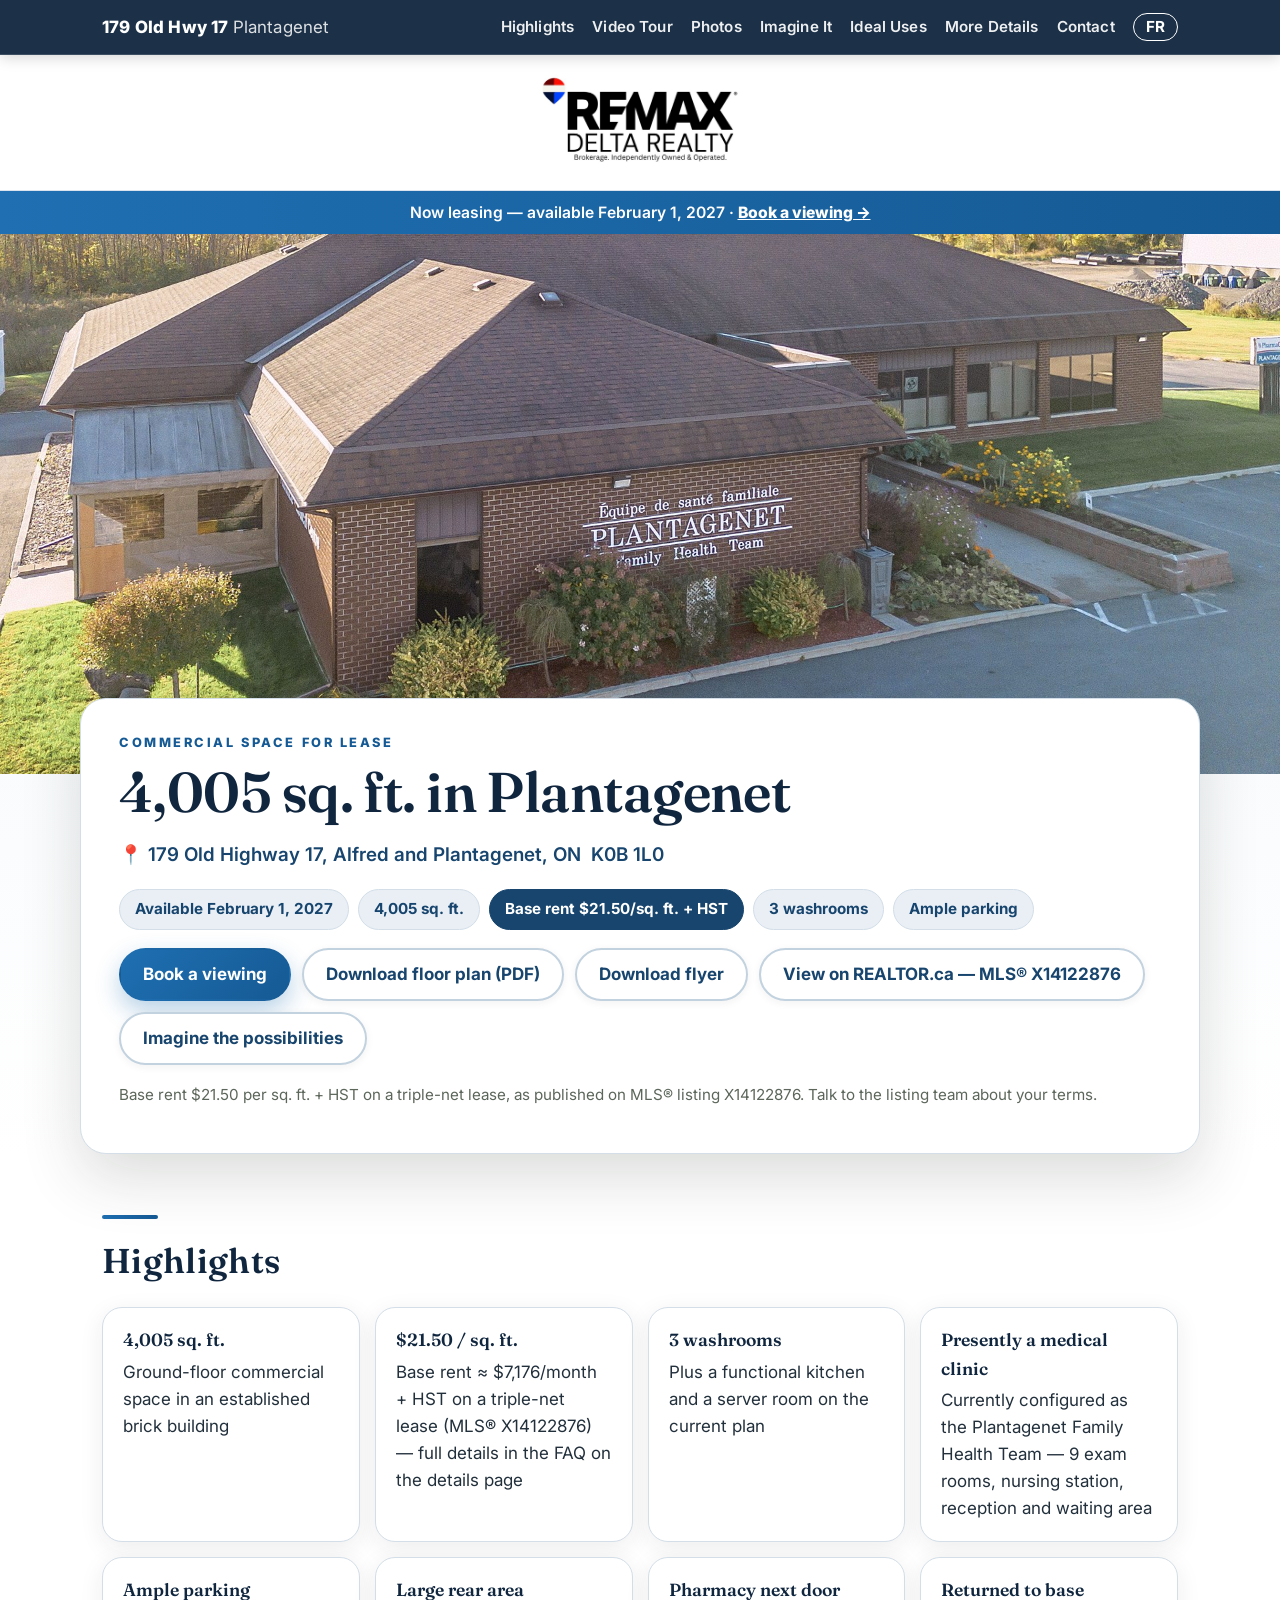
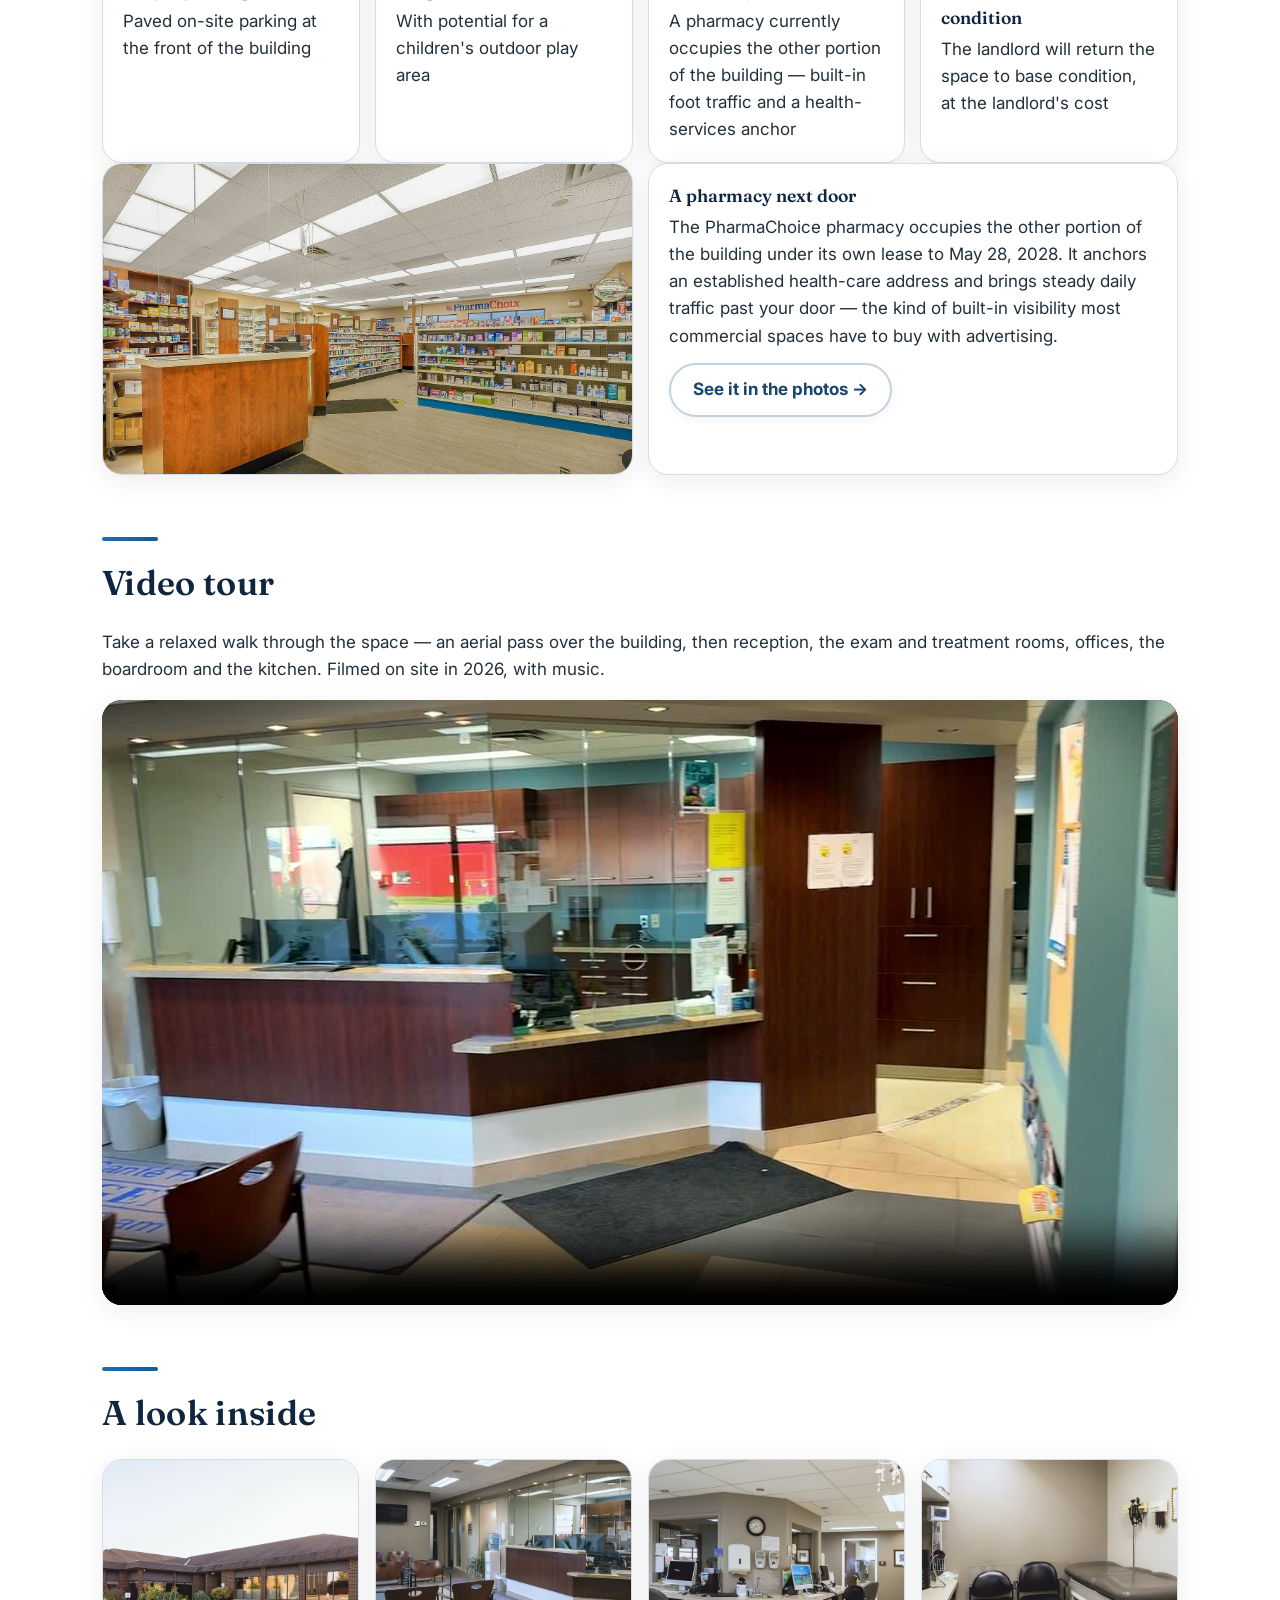
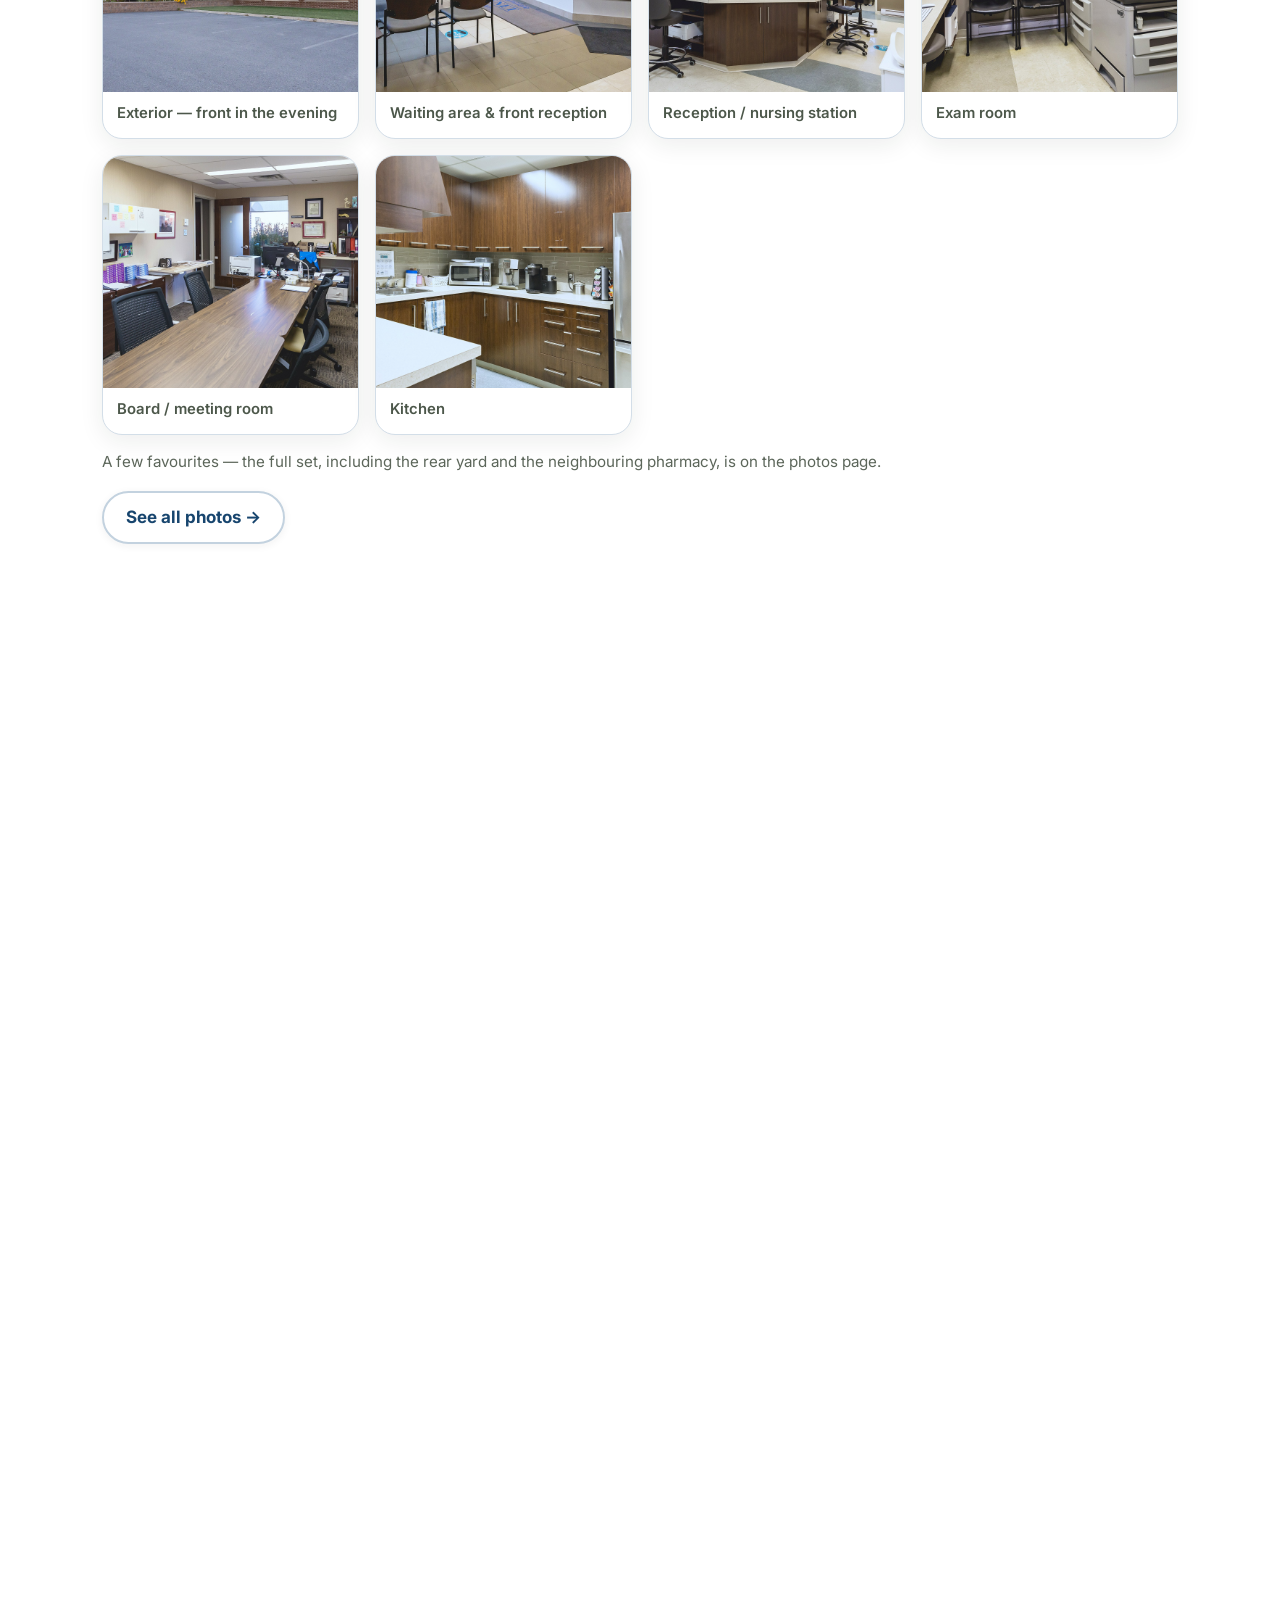
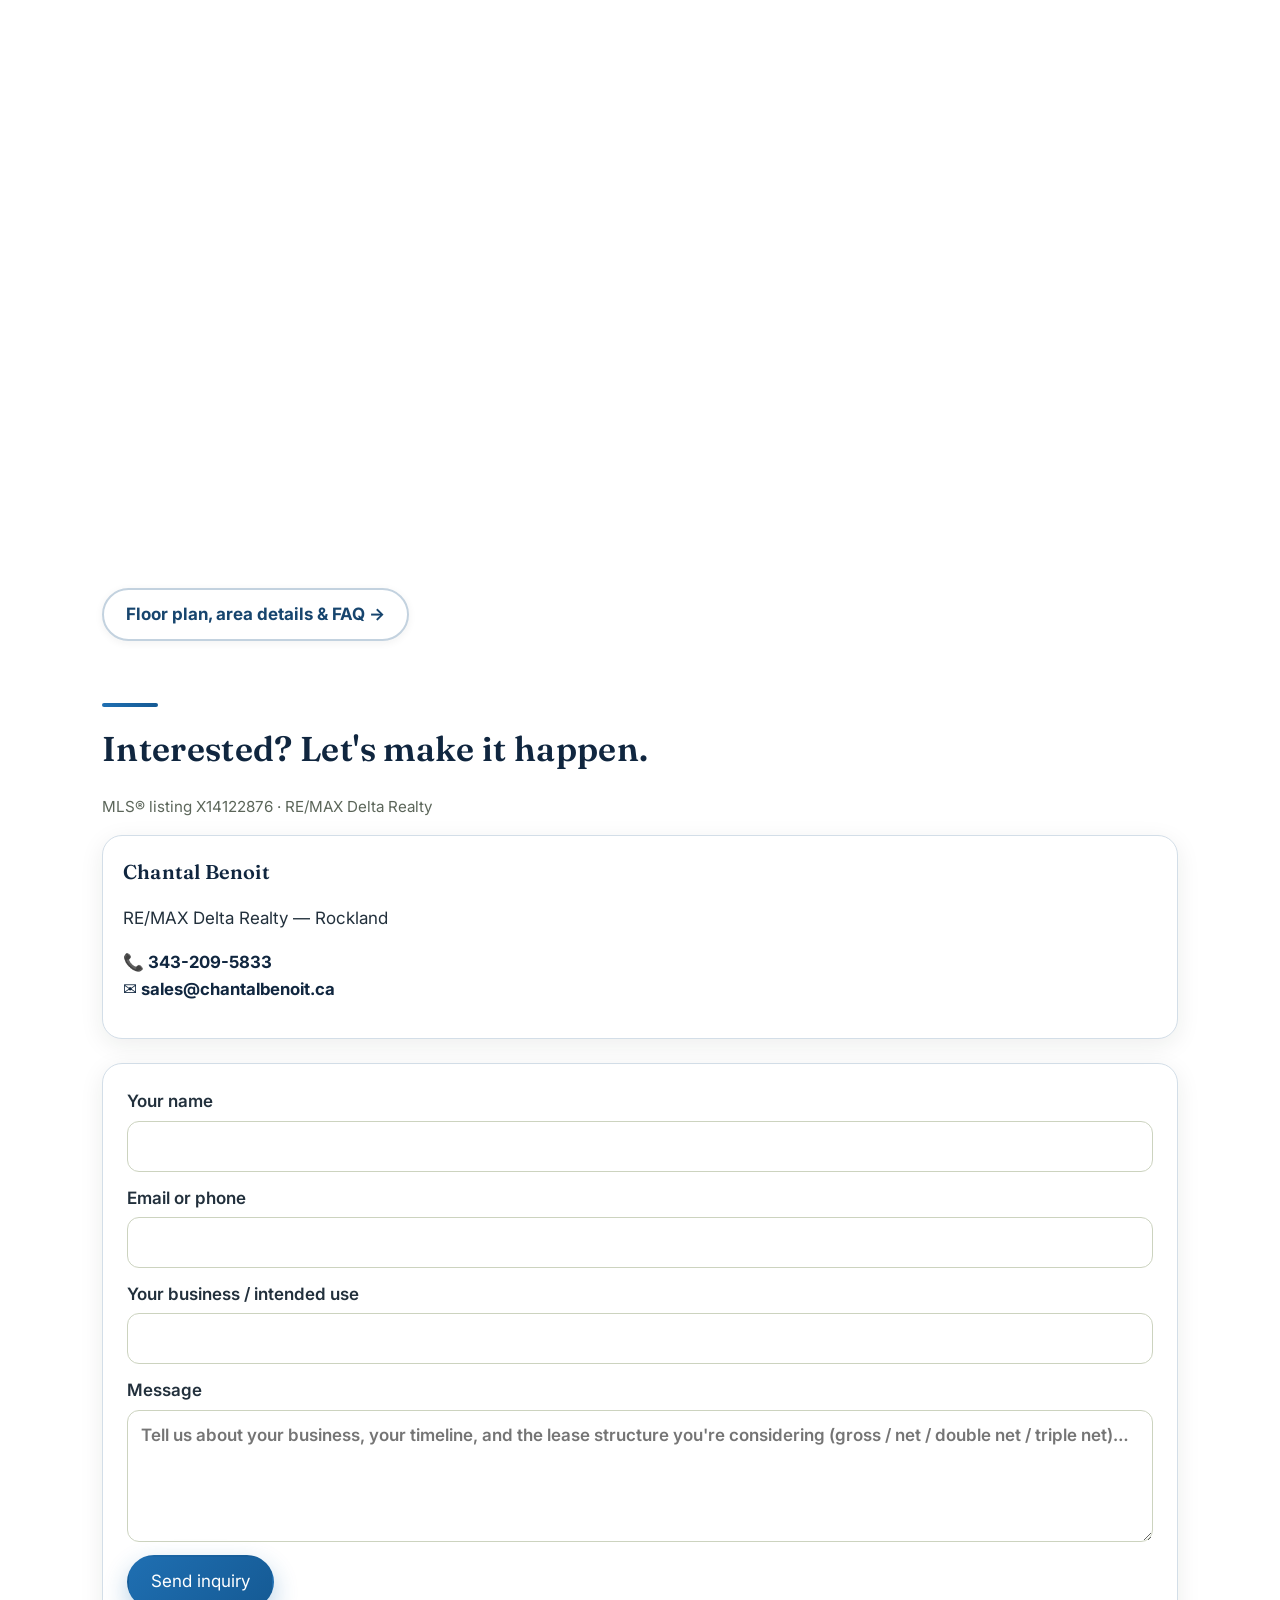
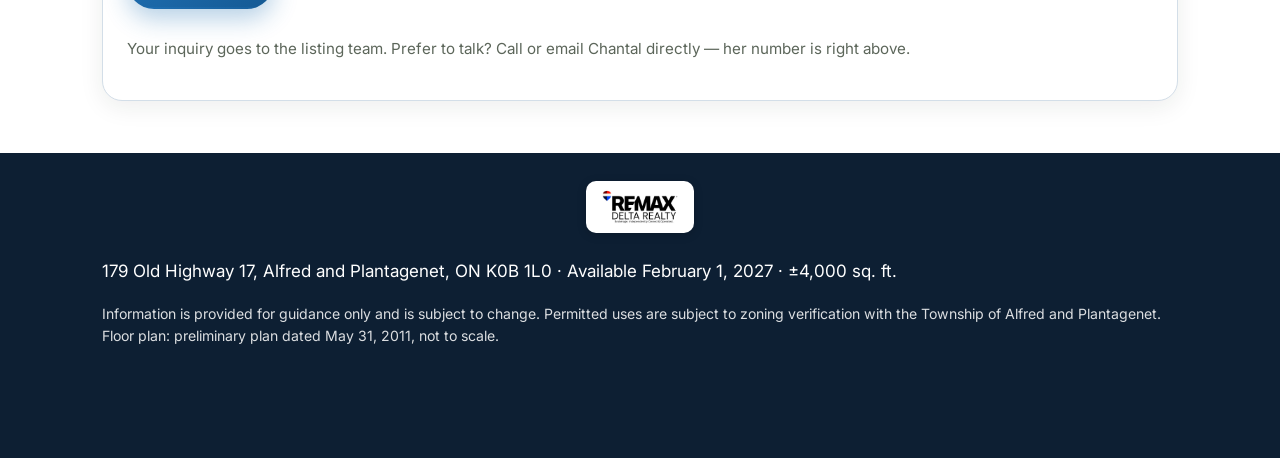
<file: index.html>
<!DOCTYPE html>
<html lang="en">
<head>
<meta charset="UTF-8">
<meta name="viewport" content="width=device-width, initial-scale=1">
<title>Commercial Space for Lease — 179 Old Highway 17, Plantagenet, ON | 4,005 sq. ft. Available Feb 1, 2027</title>
<meta name="description" content="4,005 sq. ft. commercial space for lease at 179 Old Highway 17, Alfred and Plantagenet, ON K0B 1L0. Available February 1, 2027. 3 washrooms, functional kitchen, ample parking, large rear area. Ideal for daycare, professional office, medical/health or service business. Contact Chantal Benoit 343-209-5833.">
<link rel="canonical" href="https://179oldhwy17.example/">
<link rel="alternate" hreflang="fr" href="fr/">
<link rel="preconnect" href="https://fonts.googleapis.com">
<link rel="preconnect" href="https://fonts.gstatic.com" crossorigin>
<link href="https://fonts.googleapis.com/css2?family=Fraunces:opsz,wght@9..144,500;9..144,600;9..144,700&family=Inter:wght@400;600;700;800&display=swap" rel="stylesheet">
<link rel="icon" href="assets/favicon.svg" type="image/svg+xml">
<meta property="og:type" content="website">
<meta property="og:title" content="Commercial Space for Lease — 179 Old Highway 17, Plantagenet, ON">
<meta property="og:description" content="4,005 sq. ft. commercial space for lease in Plantagenet, Ontario. Available February 1, 2027. Base rent $21.50/sq. ft. + HST (triple net).">
<meta property="og:image" content="https://prescott-russell-sites.github.io/179-old-highway-17/assets/dan/hero-drone.jpg">
<meta property="og:url" content="https://prescott-russell-sites.github.io/179-old-highway-17/">
<link rel="preload" as="image" href="assets/dan/hero-drone.jpg">
<link rel="stylesheet" href="assets/style.css">
<script type="application/ld+json">
{"@context":"https://schema.org","@type":"RealEstateListing","name":"Commercial Space for Lease — 179 Old Highway 17, Plantagenet","address":{"@type":"PostalAddress","streetAddress":"179 Old Highway 17","addressLocality":"Alfred and Plantagenet","addressRegion":"ON","postalCode":"K0B 1L0","addressCountry":"CA"},"floorSize":{"@type":"QuantitativeValue","value":4000,"unitCode":"FTK"}}
</script>
</head>
<body>
<header class="topbar">
  <div class="wrap topbar-in">
    <a class="brand" href="#">179 Old Hwy 17 <span>Plantagenet</span></a>
    <nav>
      <a href="#highlights">Highlights</a><a href="#video">Video Tour</a><a href="photos.html">Photos</a><a href="#vision">Imagine It</a><a href="#uses">Ideal Uses</a><a href="details.html">More Details</a><a href="#contact">Contact</a>
      <a class="lang" href="fr/">FR</a>
    </nav>
  </div>
</header>
<div class="brandband"><img src="assets/remax-delta-realty.png" alt="RE/MAX Delta Realty — Brokerage. Independently Owned & Operated." width="912" height="430"></div>
<div class="leasebar">Now leasing — available February 1, 2027 · <a href="#contact">Book a viewing →</a></div>

<section class="hero">
  <img class="hero-img" src="assets/dan/hero-drone.jpg" alt="Aerial view of the brick commercial building at 179 Old Highway 17, Plantagenet — currently Plantagenet Family Health Team">
  <div class="hero-card wrap">
    <p class="eyebrow">Commercial Space for Lease</p>
    <h1>4,005 sq. ft. in Plantagenet</h1>
    <p class="addr">📍 179 Old Highway 17, Alfred and Plantagenet, ON&nbsp; K0B&nbsp;1L0</p>
    <div class="badges">
      <span>Available February 1, 2027</span><span>4,005 sq. ft.</span><span>Base rent $21.50/sq. ft. + HST</span><span>3 washrooms</span><span>Ample parking</span>
    </div>
    <div class="cta-row">
      <a class="btn primary" href="#contact">Book a viewing</a>
      <a class="btn" href="assets/floor-plan-2011.pdf" download>Download floor plan (PDF)</a>
      <a class="btn" href="assets/flyer.jpg" download>Download flyer</a>
      <a class="btn" href="https://www.realtor.ca/real-estate/30450853/179-old-highway-17-highway-alfred-and-plantagenet-608-plantagenet" target="_blank" rel="noopener">View on REALTOR.ca — MLS® X14122876</a>
      <a class="btn" href="#vision">Imagine the possibilities</a>
    </div>
    <p class="note">Base rent $21.50 per sq. ft. + HST on a triple-net lease, as published on MLS® listing X14122876. Talk to the listing team about your terms.</p>
  </div>
</section>

<main class="wrap">
  <section id="highlights">
    <h2>Highlights</h2>
    <div class="grid">
      <div class="card"><strong>4,005 sq. ft.</strong><span>Ground-floor commercial space in an established brick building</span></div>
      <div class="card"><strong>$21.50 / sq. ft.</strong><span>Base rent ≈ $7,176/month + HST on a triple-net lease (MLS® X14122876) — full details in the FAQ on the details page</span></div>
      <div class="card"><strong>3 washrooms</strong><span>Plus a functional kitchen and a server room on the current plan</span></div>
      <div class="card"><strong>Presently a medical clinic</strong><span>Currently configured as the Plantagenet Family Health Team — 9 exam rooms, nursing station, reception and waiting area</span></div>
      <div class="card"><strong>Ample parking</strong><span>Paved on-site parking at the front of the building</span></div>
      <div class="card"><strong>Large rear area</strong><span>With potential for a children's outdoor play area</span></div>
      <div class="card"><strong>Pharmacy next door</strong><span>A pharmacy currently occupies the other portion of the building — built-in foot traffic and a health-services anchor</span></div>
      <div class="card"><strong>Returned to base condition</strong><span>The landlord will return the space to base condition, at the landlord's cost</span></div>
      
    </div>
  </section>
  <section id="pharmacy">
    <div class="grid two" style="align-items:stretch">
      <figure class="feature-photo"><a href="photos.html"><img src="assets/photos/pharmacy-neighbour.jpg" alt="Interior of the pharmacy that occupies the other portion of the building"></a></figure>
      <div class="card"><strong>A pharmacy next door</strong><span>The PharmaChoice pharmacy occupies the other portion of the building under its own lease to May 28, 2028. It anchors an established health-care address and brings steady daily traffic past your door — the kind of built-in visibility most commercial spaces have to buy with advertising.</span><p style="margin:.8em 0 0"><a class="btn" href="photos.html">See it in the photos →</a></p></div>
    </div>
  </section>


  <section id="video">
    <h2>Video tour</h2>
    <p>Take a relaxed walk through the space — an aerial pass over the building, then reception, the exam and treatment rooms, offices, the boardroom and the kitchen. Filmed on site in 2026, with music.</p>
    <video class="tour-video" controls preload="none" playsinline poster="assets/video/tour-poster.jpg">
      <source src="assets/video/tour.mp4" type="video/mp4">
      Your browser does not support embedded video — you can still browse the photos above.
    </video>
  </section>

  <section id="photos">
    <h2>A look inside</h2>
    <div class="gallery">
      <figure><a href="assets/dan/front-evening.jpg"><img src="assets/dan/front-evening.jpg" alt="Front of the building in the evening"></a><figcaption>Exterior — front in the evening</figcaption></figure>
      <figure><a href="assets/dan/waiting-reception.jpg"><img src="assets/dan/waiting-reception.jpg" alt="Waiting area and glass-front reception counter"></a><figcaption>Waiting area &amp; front reception</figcaption></figure>
      <figure><a href="assets/dan/nursing-station.jpg"><img src="assets/dan/nursing-station.jpg" alt="Central nursing and reception station"></a><figcaption>Reception / nursing station</figcaption></figure>
      <figure><a href="assets/dan/exam-room.jpg"><img src="assets/dan/exam-room.jpg" alt="Exam room with exam table and desk"></a><figcaption>Exam room</figcaption></figure>
      <figure><a href="assets/dan/boardroom.jpg"><img src="assets/dan/boardroom.jpg" alt="Board and meeting room"></a><figcaption>Board / meeting room</figcaption></figure>
      <figure><a href="assets/dan/kitchen.jpg"><img src="assets/dan/kitchen.jpg" alt="Functional kitchen with cabinets and full-size fridge"></a><figcaption>Kitchen</figcaption></figure>
    </div>
    <p class="note">A few favourites — the full set, including the rear yard and the neighbouring pharmacy, is on the photos page.</p>
    <p><a class="btn" href="photos.html">See all photos →</a></p>
  </section>

  <section id="vision" class="concepts">
    <h2>Imagine the possibilities</h2>
    <p>The landlord returns the space to base condition — so picture it empty, then picture it as <em>yours</em>. <strong>Drag the slider on each image</strong> to compare today with a concept. The “concept” sides are visualizations created from the real photos — they are not photographs and do not show the space's current condition.</p>
    <div class="compare-grid">
      <figure>
        <div class="compare"><img src="assets/photos/waiting-area.jpg" alt="The waiting area today, as a clinic"><img class="cmp-top" src="assets/concepts/waiting-empty.jpg" alt="Concept visualization: the waiting area completely empty"><span class="cmp-label left">Today</span><span class="cmp-label right">Concept · Empty</span><input type="range" min="0" max="100" value="50" aria-label="Slide to compare the waiting area today with the empty concept"></div>
        <figcaption>The waiting area, emptied — big windows and the stone feature wall stay</figcaption>
      </figure>
      <figure>
        <div class="compare"><img src="assets/photos/waiting-area.jpg" alt="The waiting area today, as a clinic"><img class="cmp-top" src="assets/concepts/palliative-lounge.jpg" alt="Concept visualization: the waiting area as a palliative care family lounge"><span class="cmp-label left">Today</span><span class="cmp-label right">Concept · Palliative lounge</span><input type="range" min="0" max="100" value="50" aria-label="Slide to compare the waiting area today with the palliative care lounge concept"></div>
        <figcaption>The same waiting area as a warm palliative care family lounge</figcaption>
      </figure>
      <figure>
        <div class="compare"><img src="assets/photos/exam-room.jpg" alt="An exam room today"><img class="cmp-top" src="assets/concepts/exam-empty.jpg" alt="Concept visualization: an exam room completely empty"><span class="cmp-label left">Today</span><span class="cmp-label right">Concept · Empty</span><input type="range" min="0" max="100" value="50" aria-label="Slide to compare the exam room today with the empty concept"></div>
        <figcaption>An exam room, emptied — a clean blank canvas</figcaption>
      </figure>
      <figure>
        <div class="compare"><img src="assets/photos/exam-room.jpg" alt="An exam room today"><img class="cmp-top" src="assets/concepts/daycare-room.jpg" alt="Concept visualization: an exam room as a bright children's daycare room"><span class="cmp-label left">Today</span><span class="cmp-label right">Concept · Daycare</span><input type="range" min="0" max="100" value="50" aria-label="Slide to compare the exam room today with the daycare concept"></div>
        <figcaption>An exam room as a bright children's daycare — cubbies, a play rug and room to grow</figcaption>
      </figure>
    </div>
    <p class="note">Concept visualizations only, to spark ideas. A palliative care / hospice use, like any use, would be subject to zoning, licensing and all required approvals — please verify with the Township of Alfred and Plantagenet.</p>
  </section>


  <section id="uses">
    <h2>An excellent opportunity for…</h2>
    <ul class="uses">
      <li>Daycare / childcare — with room out back for an outdoor play area</li>
      <li>Professional office</li>
      <li>Medical / health-related business — the space is already proven as a clinic, beside a pharmacy</li>
      <li>Dental office</li>
      <li>Wellness services</li>
      <li>Senior services or palliative care — both named as ideal uses on the MLS® listing</li>
      <li>Service business</li>
      <li>Other commercial use, subject to permitted uses and zoning</li>
    </ul>
  </section>
  <p style="margin-top:14px"><a class="btn" href="details.html">Floor plan, area details &amp; FAQ →</a></p>




  <section id="contact">
    <h2>Interested? Let's make it happen.</h2>
    <p class="note">MLS® listing X14122876 · RE/MAX Delta Realty</p>
    <div class="grid two">
      <div class="card contact-card">
        <h3>Chantal Benoit</h3>
        <p>RE/MAX Delta Realty — Rockland</p>
        <p><a href="tel:+13432095833">📞 343-209-5833</a><br><a href="mailto:sales@chantalbenoit.ca">✉️ sales@chantalbenoit.ca</a></p>
      </div>
    </div>

    <form name="inquiry" method="POST" data-netlify="true" class="form">
      <input type="hidden" name="form-name" value="inquiry">
      <label>Your name <input name="name" required></label>
      <label>Email or phone <input name="contact" required></label>
      <label>Your business / intended use <input name="use"></label>
      <label>Message <textarea name="message" rows="4" placeholder="Tell us about your business, your timeline, and the lease structure you're considering (gross / net / double net / triple net)…"></textarea></label>
      <button class="btn primary" type="submit">Send inquiry</button>
      <p class="note">Your inquiry goes to the listing team. Prefer to talk? Call or email Chantal directly — her number is right above.</p>
    </form>
  </section>
</main>

<footer>
  <div class="wrap">
    <p class="broker"><img src="assets/remax-delta-realty.png" alt="RE/MAX Delta Realty — Brokerage. Independently Owned & Operated." width="912" height="430"></p>
    <p>179 Old Highway 17, Alfred and Plantagenet, ON K0B 1L0 · Available February 1, 2027 · ±4,000 sq. ft.</p>
    <p class="small">Information is provided for guidance only and is subject to change. Permitted uses are subject to zoning verification with the Township of Alfred and Plantagenet. Floor plan: preliminary plan dated May 31, 2011, not to scale.</p>
  </div>
</footer>

<div class="callbar">
  <a href="tel:+13432095833">Call Chantal</a><a href="#contact">Inquire</a>
</div>
<script src="assets/site.js"></script>
</body>
</html>
</file>
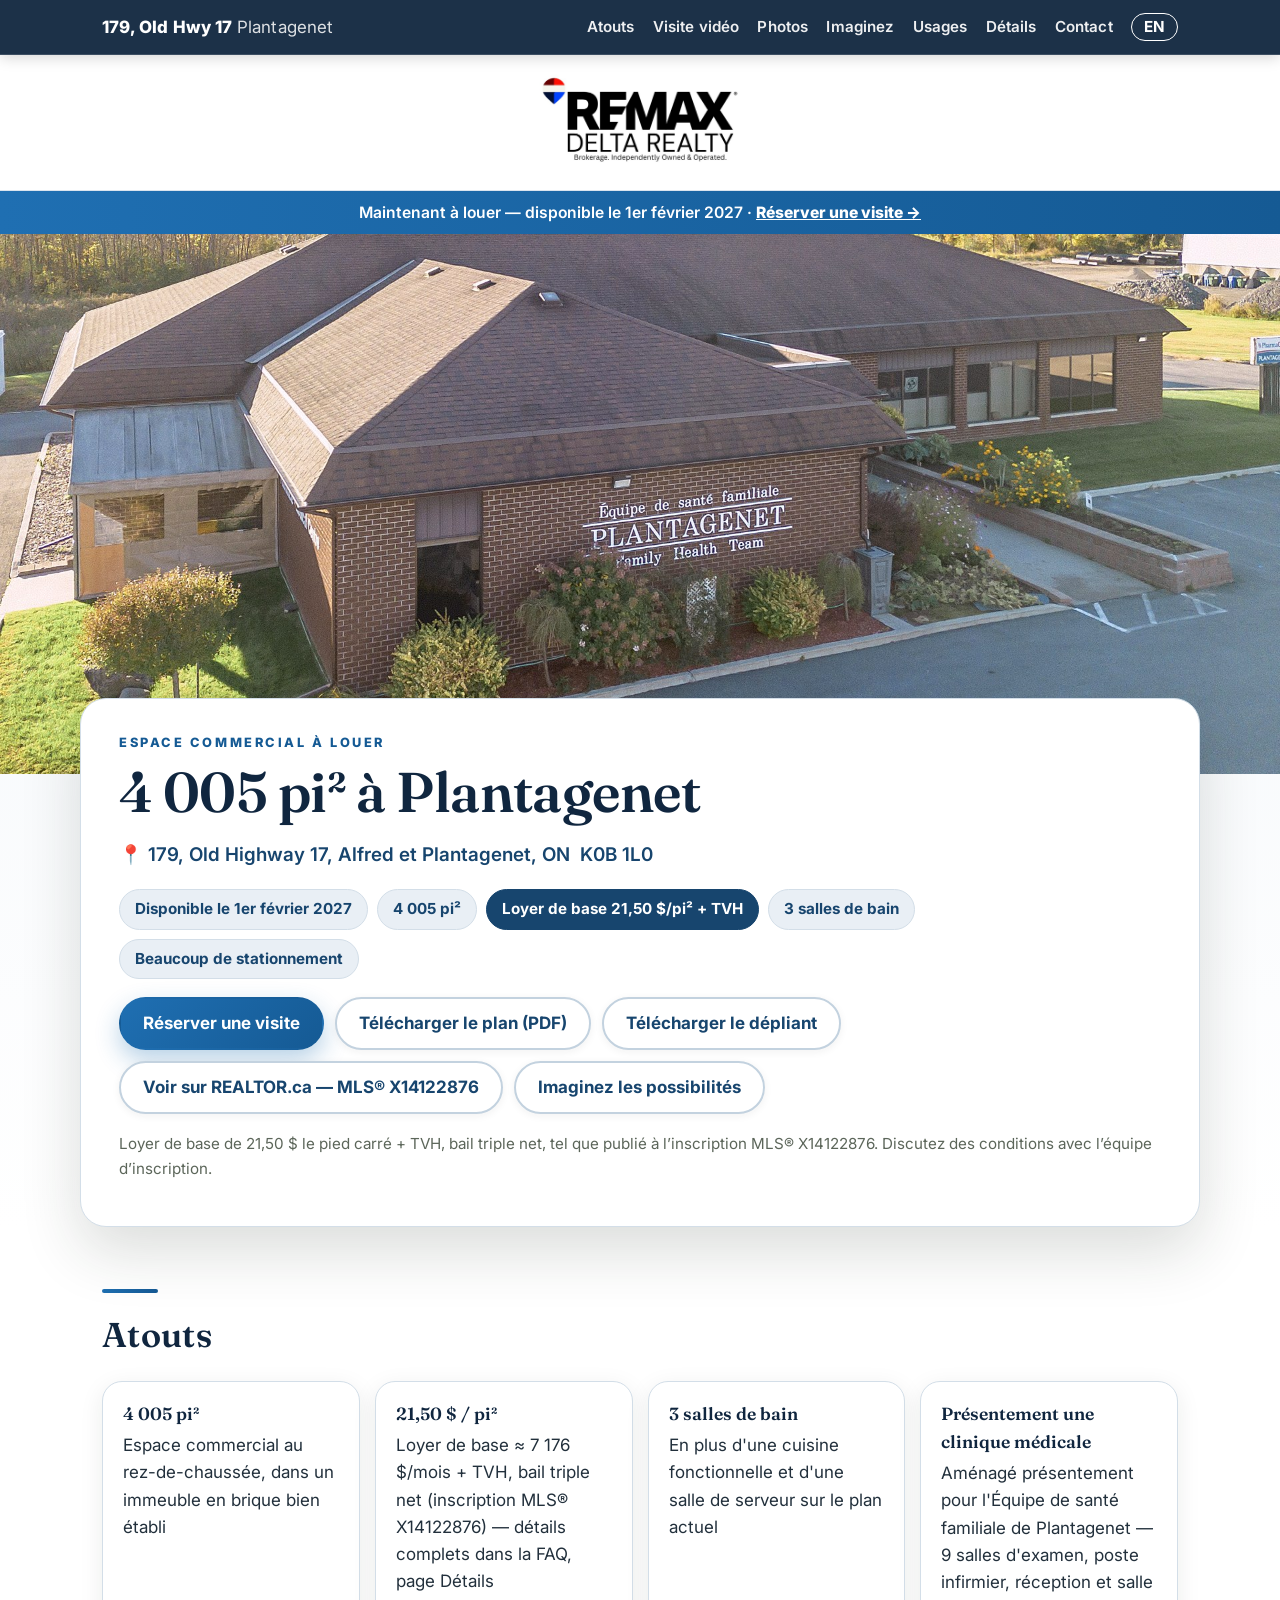
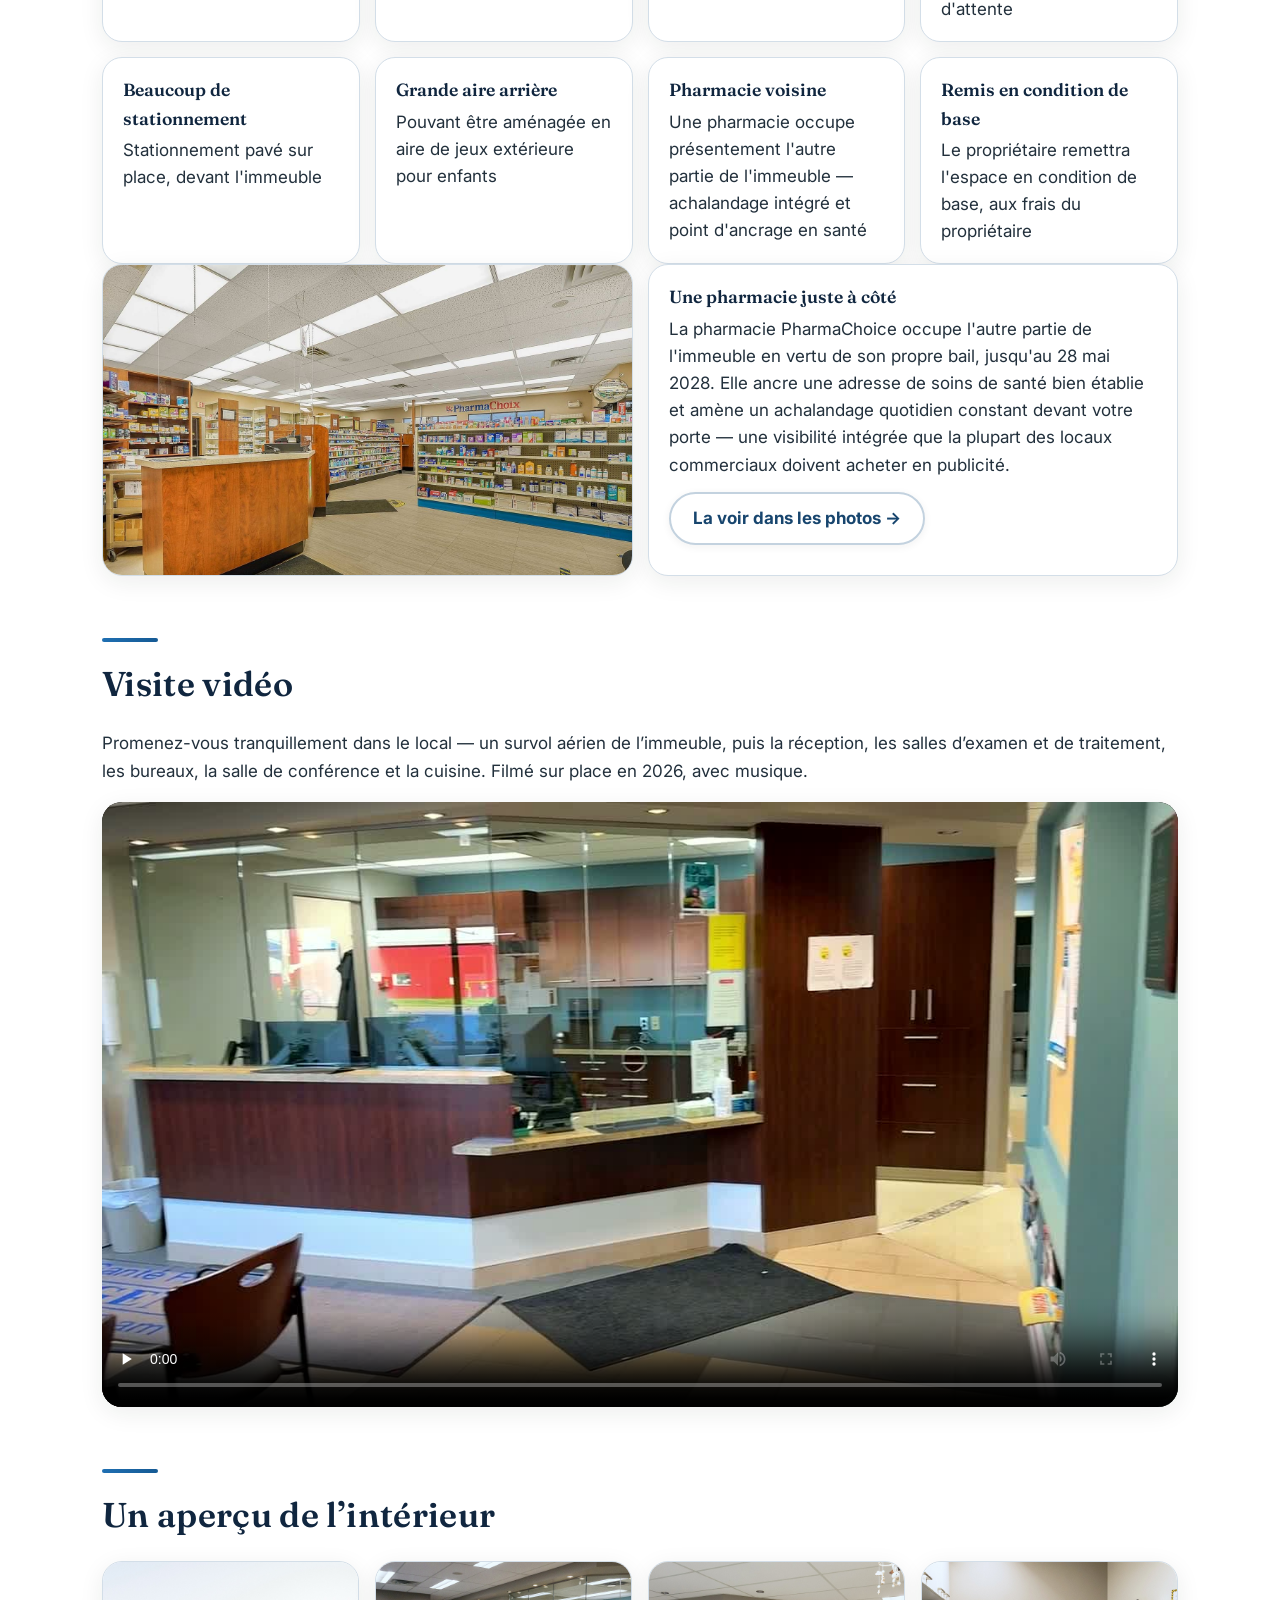
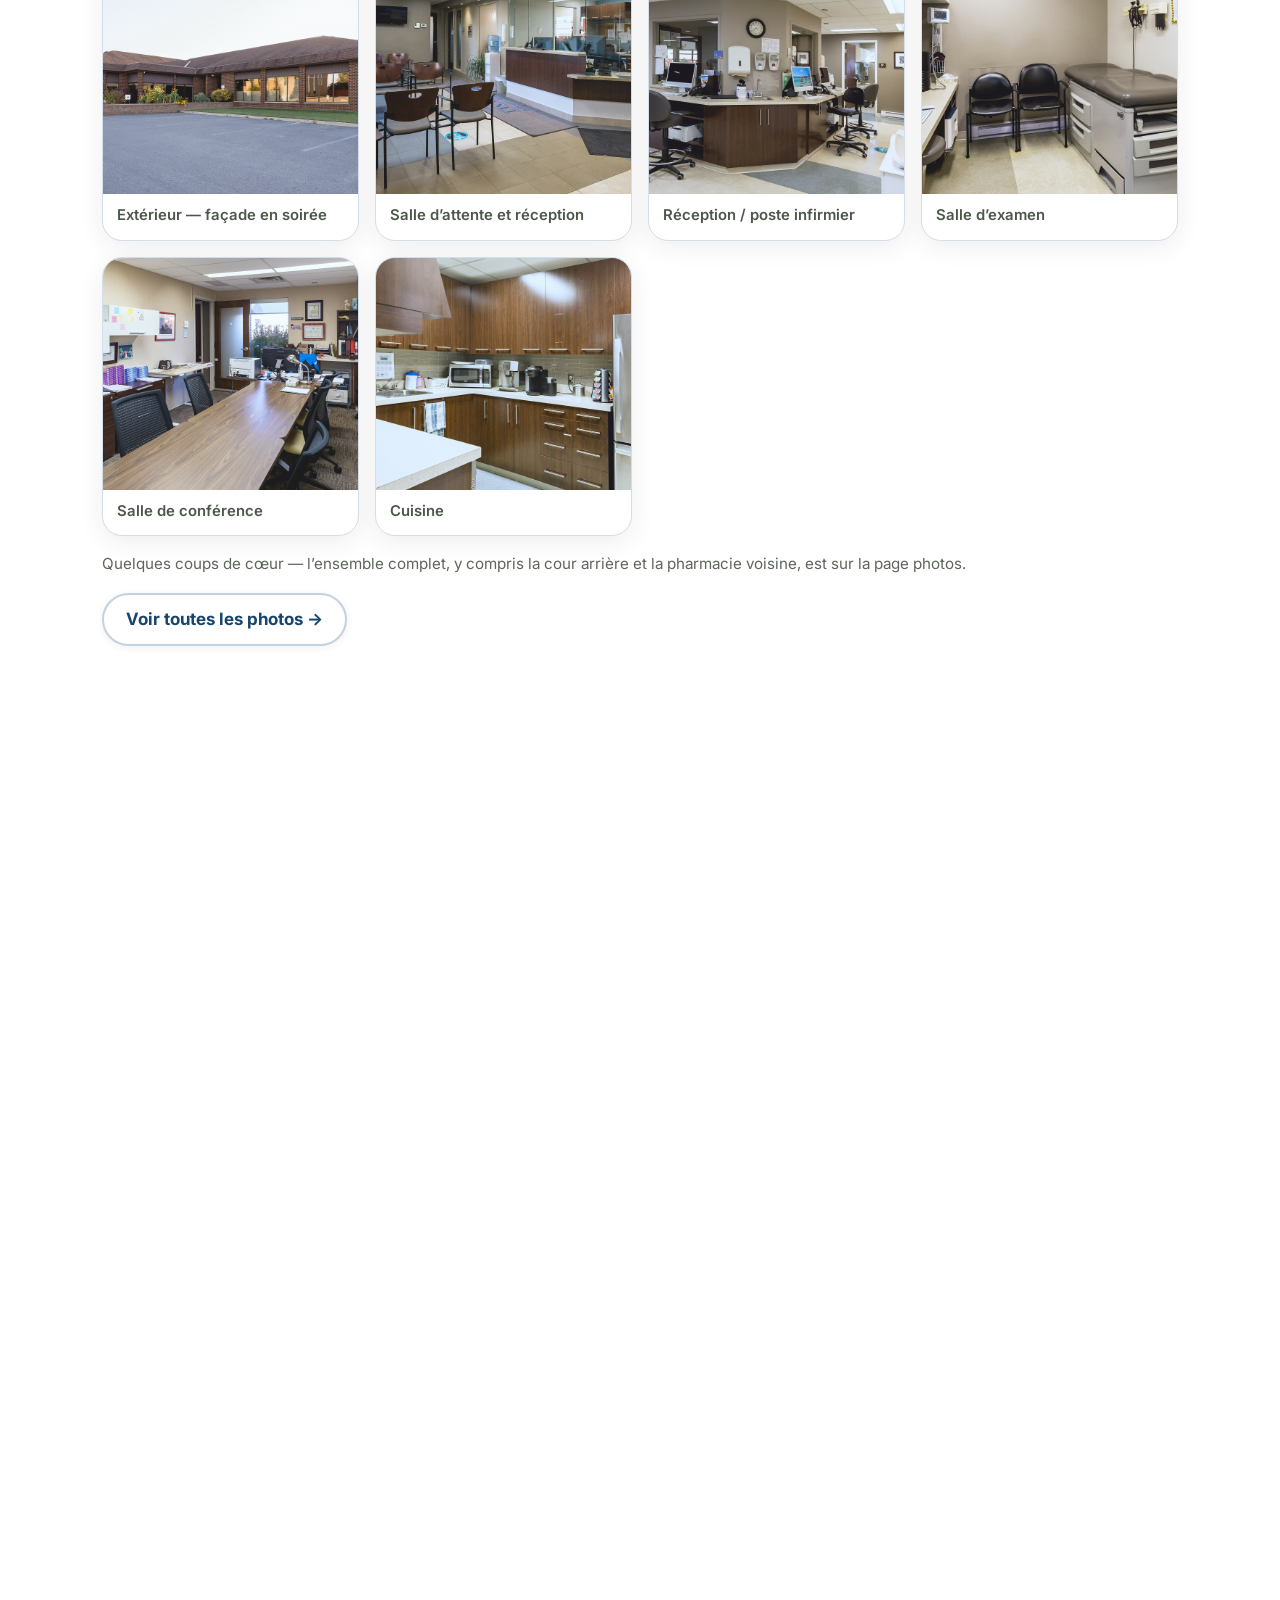
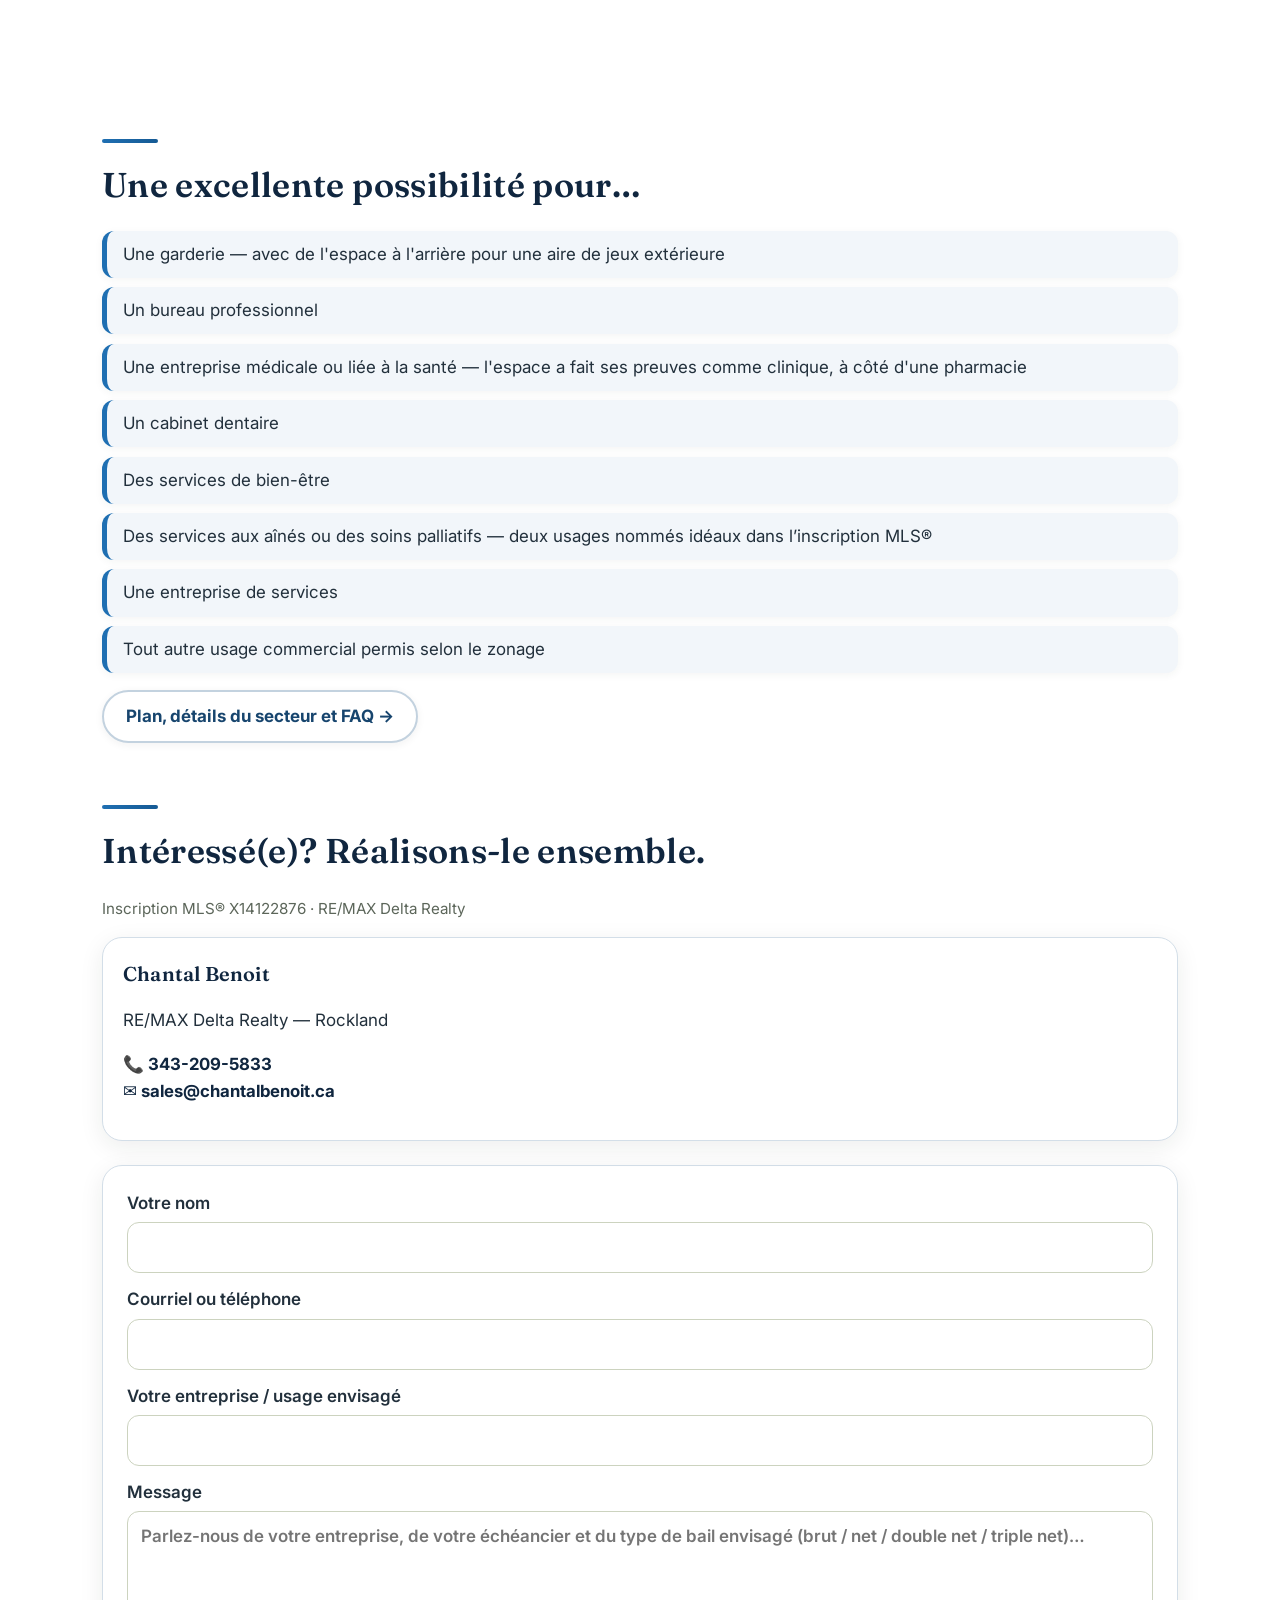
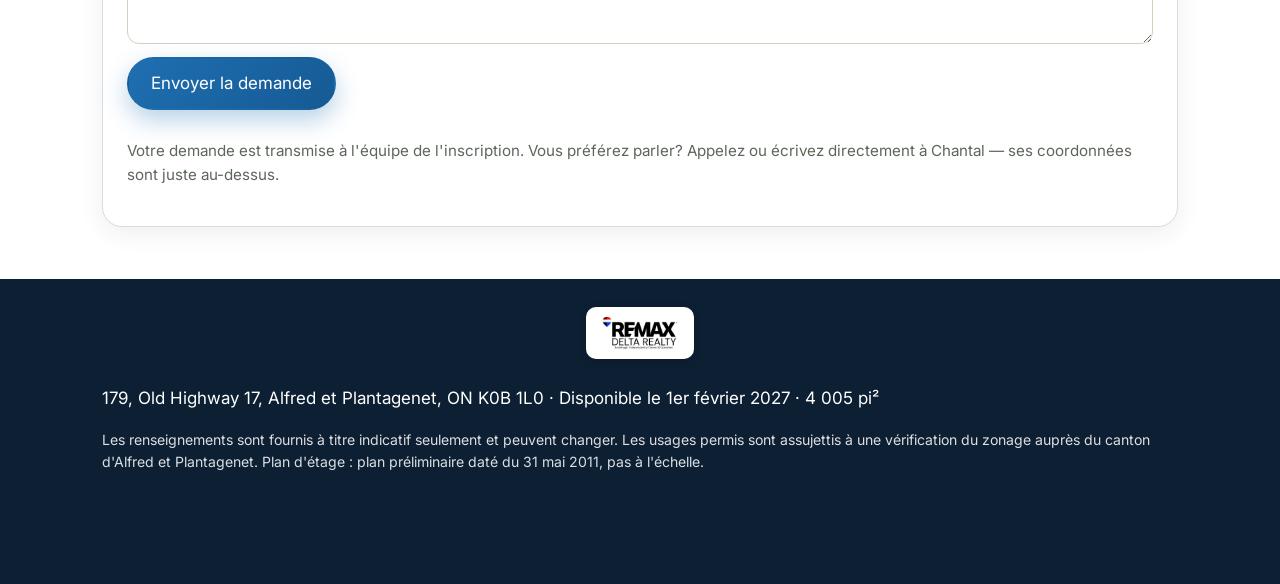
<file: fr/index.html>
<!DOCTYPE html>
<html lang="fr">
<head>
<meta charset="UTF-8">
<meta name="viewport" content="width=device-width, initial-scale=1">
<title>Espace commercial à louer — 179, Old Highway 17, Plantagenet, ON | 4 005 pi² — Disponible le 1er février 2027</title>
<meta name="description" content="4 005 pi² d'espace commercial à louer au 179, Old Highway 17, Alfred et Plantagenet, ON K0B 1L0. Disponible le 1er février 2027. 3 salles de bain, cuisine fonctionnelle, beaucoup de stationnement, grande aire arrière. Idéal pour garderie, bureau professionnel, entreprise médicale ou de services. Chantal Benoit 343-209-5833.">
<link rel="alternate" hreflang="en" href="../">
<link rel="preconnect" href="https://fonts.googleapis.com">
<link rel="preconnect" href="https://fonts.gstatic.com" crossorigin>
<link href="https://fonts.googleapis.com/css2?family=Fraunces:opsz,wght@9..144,500;9..144,600;9..144,700&family=Inter:wght@400;600;700;800&display=swap" rel="stylesheet">
<link rel="icon" href="../assets/favicon.svg" type="image/svg+xml">
<meta property="og:type" content="website">
<meta property="og:title" content="Espace commercial à louer — 179, Old Highway 17, Plantagenet, ON">
<meta property="og:description" content="4 005 pi² d'espace commercial à louer à Plantagenet, Ontario. Disponible le 1er février 2027. Loyer de base 21,50 $/pi² + TVH (bail triple net).">
<meta property="og:image" content="https://prescott-russell-sites.github.io/179-old-highway-17/assets/dan/hero-drone.jpg">
<meta property="og:url" content="https://prescott-russell-sites.github.io/179-old-highway-17/fr/">
<link rel="preload" as="image" href="../assets/dan/hero-drone.jpg">
<link rel="stylesheet" href="../assets/style.css">
</head>
<body>
<header class="topbar">
  <div class="wrap topbar-in">
    <a class="brand" href="#">179, Old Hwy 17 <span>Plantagenet</span></a>
    <nav>
      <a href="#atouts">Atouts</a><a href="#video">Visite vidéo</a><a href="photos.html">Photos</a><a href="#vision">Imaginez</a><a href="#usages">Usages</a><a href="details.html">Détails</a><a href="#contact">Contact</a>
      <a class="lang" href="../">EN</a>
    </nav>
  </div>
</header>
<div class="brandband"><img src="../assets/remax-delta-realty.png" alt="RE/MAX Delta Realty — Brokerage. Independently Owned & Operated." width="912" height="430"></div>
<div class="leasebar">Maintenant à louer — disponible le 1er février 2027 · <a href="#contact">Réserver une visite →</a></div>

<section class="hero">
  <img class="hero-img" src="../assets/dan/hero-drone.jpg" alt="Vue aérienne de l'immeuble commercial en brique au 179, Old Highway 17, Plantagenet — présentement l'Équipe de santé familiale de Plantagenet">
  <div class="hero-card wrap">
    <p class="eyebrow">Espace commercial à louer</p>
    <h1>4 005 pi² à Plantagenet</h1>
    <p class="addr">📍 179, Old Highway 17, Alfred et Plantagenet, ON&nbsp; K0B&nbsp;1L0</p>
    <div class="badges">
      <span>Disponible le 1er février 2027</span><span>4 005 pi²</span><span>Loyer de base 21,50 $/pi² + TVH</span><span>3 salles de bain</span><span>Beaucoup de stationnement</span>
    </div>
    <div class="cta-row">
      <a class="btn primary" href="#contact">Réserver une visite</a>
      <a class="btn" href="../assets/floor-plan-2011.pdf" download>Télécharger le plan (PDF)</a>
      <a class="btn" href="../assets/flyer.jpg" download>Télécharger le dépliant</a>
      <a class="btn" href="https://www.realtor.ca/real-estate/30450853/179-old-highway-17-highway-alfred-and-plantagenet-608-plantagenet" target="_blank" rel="noopener">Voir sur REALTOR.ca — MLS® X14122876</a>
      <a class="btn" href="#vision">Imaginez les possibilités</a>
    </div>
    <p class="note">Loyer de base de 21,50 $ le pied carré + TVH, bail triple net, tel que publié à l’inscription MLS® X14122876. Discutez des conditions avec l’équipe d’inscription.</p>
  </div>
</section>

<main class="wrap">
  <section id="atouts">
    <h2>Atouts</h2>
    <div class="grid">
      <div class="card"><strong>4 005 pi²</strong><span>Espace commercial au rez-de-chaussée, dans un immeuble en brique bien établi</span></div>
      <div class="card"><strong>21,50 $ / pi²</strong><span>Loyer de base ≈ 7 176 $/mois + TVH, bail triple net (inscription MLS® X14122876) — détails complets dans la FAQ, page Détails</span></div>
      <div class="card"><strong>3 salles de bain</strong><span>En plus d'une cuisine fonctionnelle et d'une salle de serveur sur le plan actuel</span></div>
      <div class="card"><strong>Présentement une clinique médicale</strong><span>Aménagé présentement pour l'Équipe de santé familiale de Plantagenet — 9 salles d'examen, poste infirmier, réception et salle d'attente</span></div>
      <div class="card"><strong>Beaucoup de stationnement</strong><span>Stationnement pavé sur place, devant l'immeuble</span></div>
      <div class="card"><strong>Grande aire arrière</strong><span>Pouvant être aménagée en aire de jeux extérieure pour enfants</span></div>
      <div class="card"><strong>Pharmacie voisine</strong><span>Une pharmacie occupe présentement l'autre partie de l'immeuble — achalandage intégré et point d'ancrage en santé</span></div>
      <div class="card"><strong>Remis en condition de base</strong><span>Le propriétaire remettra l'espace en condition de base, aux frais du propriétaire</span></div>
    </div>
  </section>
  <section id="pharmacie">
    <div class="grid two" style="align-items:stretch">
      <figure class="feature-photo"><a href="photos.html"><img src="../assets/photos/pharmacy-neighbour.jpg" alt="Intérieur de la pharmacie qui occupe l'autre partie de l'immeuble"></a></figure>
      <div class="card"><strong>Une pharmacie juste à côté</strong><span>La pharmacie PharmaChoice occupe l'autre partie de l'immeuble en vertu de son propre bail, jusqu'au 28 mai 2028. Elle ancre une adresse de soins de santé bien établie et amène un achalandage quotidien constant devant votre porte — une visibilité intégrée que la plupart des locaux commerciaux doivent acheter en publicité.</span><p style="margin:.8em 0 0"><a class="btn" href="photos.html">La voir dans les photos →</a></p></div>
    </div>
  </section>


  <section id="video">
    <h2>Visite vidéo</h2>
    <p>Promenez-vous tranquillement dans le local — un survol aérien de l’immeuble, puis la réception, les salles d’examen et de traitement, les bureaux, la salle de conférence et la cuisine. Filmé sur place en 2026, avec musique.</p>
    <video class="tour-video" controls preload="none" playsinline poster="../assets/video/tour-poster.jpg">
      <source src="../assets/video/tour.mp4" type="video/mp4">
      Votre navigateur ne prend pas en charge la vidéo intégrée — parcourez les photos ci-dessus.
    </video>
  </section>

  <section id="photos">
    <h2>Un aperçu de l’intérieur</h2>
    <div class="gallery">
      <figure><a href="../assets/dan/front-evening.jpg"><img src="../assets/dan/front-evening.jpg" alt="Façade de l’immeuble en soirée"></a><figcaption>Extérieur — façade en soirée</figcaption></figure>
      <figure><a href="../assets/dan/waiting-reception.jpg"><img src="../assets/dan/waiting-reception.jpg" alt="Salle d’attente et comptoir de réception vitré"></a><figcaption>Salle d’attente et réception</figcaption></figure>
      <figure><a href="../assets/dan/nursing-station.jpg"><img src="../assets/dan/nursing-station.jpg" alt="Poste central d’accueil et de soins infirmiers"></a><figcaption>Réception / poste infirmier</figcaption></figure>
      <figure><a href="../assets/dan/exam-room.jpg"><img src="../assets/dan/exam-room.jpg" alt="Salle d’examen avec table d’examen et bureau"></a><figcaption>Salle d’examen</figcaption></figure>
      <figure><a href="../assets/dan/boardroom.jpg"><img src="../assets/dan/boardroom.jpg" alt="Salle de conférence et de réunion"></a><figcaption>Salle de conférence</figcaption></figure>
      <figure><a href="../assets/dan/kitchen.jpg"><img src="../assets/dan/kitchen.jpg" alt="Cuisine fonctionnelle avec armoires et réfrigérateur pleine grandeur"></a><figcaption>Cuisine</figcaption></figure>
    </div>
    <p class="note">Quelques coups de cœur — l’ensemble complet, y compris la cour arrière et la pharmacie voisine, est sur la page photos.</p>
    <p><a class="btn" href="photos.html">Voir toutes les photos →</a></p>
  </section>

  <section id="vision" class="concepts">
    <h2>Imaginez les possibilités</h2>
    <p>Le propriétaire remet l'espace en condition de base — imaginez-le vide, puis imaginez-le à <em>votre</em> image. <strong>Faites glisser le curseur sur chaque image</strong> pour comparer aujourd'hui avec un concept. Les côtés « concept » sont des visualisations créées à partir des vraies photos — ce ne sont pas des photographies et elles ne montrent pas l'état actuel de l'espace.</p>
    <div class="compare-grid">
      <figure>
        <div class="compare"><img src="../assets/photos/waiting-area.jpg" alt="La salle d'attente aujourd'hui, en clinique"><img class="cmp-top" src="../assets/concepts/waiting-empty.jpg" alt="Visualisation conceptuelle : la salle d'attente complètement vide"><span class="cmp-label left">Aujourd'hui</span><span class="cmp-label right">Concept · Vide</span><input type="range" min="0" max="100" value="50" aria-label="Glisser pour comparer la salle d'attente aujourd'hui avec le concept vide"></div>
        <figcaption>La salle d'attente, vidée — les grandes fenêtres et le mur de pierre demeurent</figcaption>
      </figure>
      <figure>
        <div class="compare"><img src="../assets/photos/waiting-area.jpg" alt="La salle d'attente aujourd'hui, en clinique"><img class="cmp-top" src="../assets/concepts/palliative-lounge.jpg" alt="Visualisation conceptuelle : la salle d'attente en salon familial de soins palliatifs"><span class="cmp-label left">Aujourd'hui</span><span class="cmp-label right">Concept · Salon palliatif</span><input type="range" min="0" max="100" value="50" aria-label="Glisser pour comparer la salle d'attente aujourd'hui avec le concept de salon de soins palliatifs"></div>
        <figcaption>La même salle d'attente en chaleureux salon familial de soins palliatifs</figcaption>
      </figure>
      <figure>
        <div class="compare"><img src="../assets/photos/exam-room.jpg" alt="Une salle d'examen aujourd'hui"><img class="cmp-top" src="../assets/concepts/exam-empty.jpg" alt="Visualisation conceptuelle : une salle d'examen complètement vide"><span class="cmp-label left">Aujourd'hui</span><span class="cmp-label right">Concept · Vide</span><input type="range" min="0" max="100" value="50" aria-label="Glisser pour comparer la salle d'examen aujourd'hui avec le concept vide"></div>
        <figcaption>Une salle d'examen, vidée — une toile vierge et propre</figcaption>
      </figure>
      <figure>
        <div class="compare"><img src="../assets/photos/exam-room.jpg" alt="Une salle d'examen aujourd'hui"><img class="cmp-top" src="../assets/concepts/daycare-room.jpg" alt="Visualisation conceptuelle : une salle d'examen en garderie lumineuse pour enfants"><span class="cmp-label left">Aujourd'hui</span><span class="cmp-label right">Concept · Garderie</span><input type="range" min="0" max="100" value="50" aria-label="Glisser pour comparer la salle d'examen aujourd'hui avec le concept de garderie"></div>
        <figcaption>Une salle d'examen transformée en garderie lumineuse — casiers, tapis de jeu et de l'espace pour grandir</figcaption>
      </figure>
    </div>
    <p class="note">Visualisations conceptuelles seulement, pour inspirer des idées. Un usage en soins palliatifs / maison de soins palliatifs, comme tout usage, serait assujetti au zonage, aux permis et à toutes les approbations requises — veuillez vérifier auprès du canton d'Alfred et Plantagenet.</p>
  </section>


  <section id="usages">
    <h2>Une excellente possibilité pour…</h2>
    <ul class="uses">
      <li>Une garderie — avec de l'espace à l'arrière pour une aire de jeux extérieure</li>
      <li>Un bureau professionnel</li>
      <li>Une entreprise médicale ou liée à la santé — l'espace a fait ses preuves comme clinique, à côté d'une pharmacie</li>
      <li>Un cabinet dentaire</li>
      <li>Des services de bien-être</li>
      <li>Des services aux aînés ou des soins palliatifs — deux usages nommés idéaux dans l’inscription MLS®</li>
      <li>Une entreprise de services</li>
      <li>Tout autre usage commercial permis selon le zonage</li>
    </ul>
  </section>
  <p style="margin-top:14px"><a class="btn" href="details.html">Plan, détails du secteur et FAQ →</a></p>




  <section id="contact">
    <h2>Intéressé(e)? Réalisons-le ensemble.</h2>
    <p class="note">Inscription MLS® X14122876 · RE/MAX Delta Realty</p>
    <div class="grid two">
      <div class="card contact-card">
        <h3>Chantal Benoit</h3>
        <p>RE/MAX Delta Realty — Rockland</p>
        <p><a href="tel:+13432095833">📞 343-209-5833</a><br><a href="mailto:sales@chantalbenoit.ca">✉️ sales@chantalbenoit.ca</a></p>
      </div>
    </div>

    <form name="inquiry" method="POST" data-netlify="true" class="form">
      <input type="hidden" name="form-name" value="inquiry">
      <label>Votre nom <input name="name" required></label>
      <label>Courriel ou téléphone <input name="contact" required></label>
      <label>Votre entreprise / usage envisagé <input name="use"></label>
      <label>Message <textarea name="message" rows="4" placeholder="Parlez-nous de votre entreprise, de votre échéancier et du type de bail envisagé (brut / net / double net / triple net)…"></textarea></label>
      <button class="btn primary" type="submit">Envoyer la demande</button>
      <p class="note">Votre demande est transmise à l'équipe de l'inscription. Vous préférez parler? Appelez ou écrivez directement à Chantal — ses coordonnées sont juste au-dessus.</p>
    </form>
  </section>
</main>

<footer>
  <div class="wrap">
    <p class="broker"><img src="../assets/remax-delta-realty.png" alt="RE/MAX Delta Realty — Brokerage. Independently Owned & Operated." width="912" height="430"></p>
    <p>179, Old Highway 17, Alfred et Plantagenet, ON K0B 1L0 · Disponible le 1er février 2027 · 4 005 pi²</p>
    <p class="small">Les renseignements sont fournis à titre indicatif seulement et peuvent changer. Les usages permis sont assujettis à une vérification du zonage auprès du canton d'Alfred et Plantagenet. Plan d'étage : plan préliminaire daté du 31 mai 2011, pas à l'échelle.</p>
  </div>
</footer>

<div class="callbar">
  <a href="tel:+13432095833">Appeler Chantal</a><a href="#contact">Demande</a>
</div>
<script src="../assets/site.js"></script>
</body>
</html>
</file>
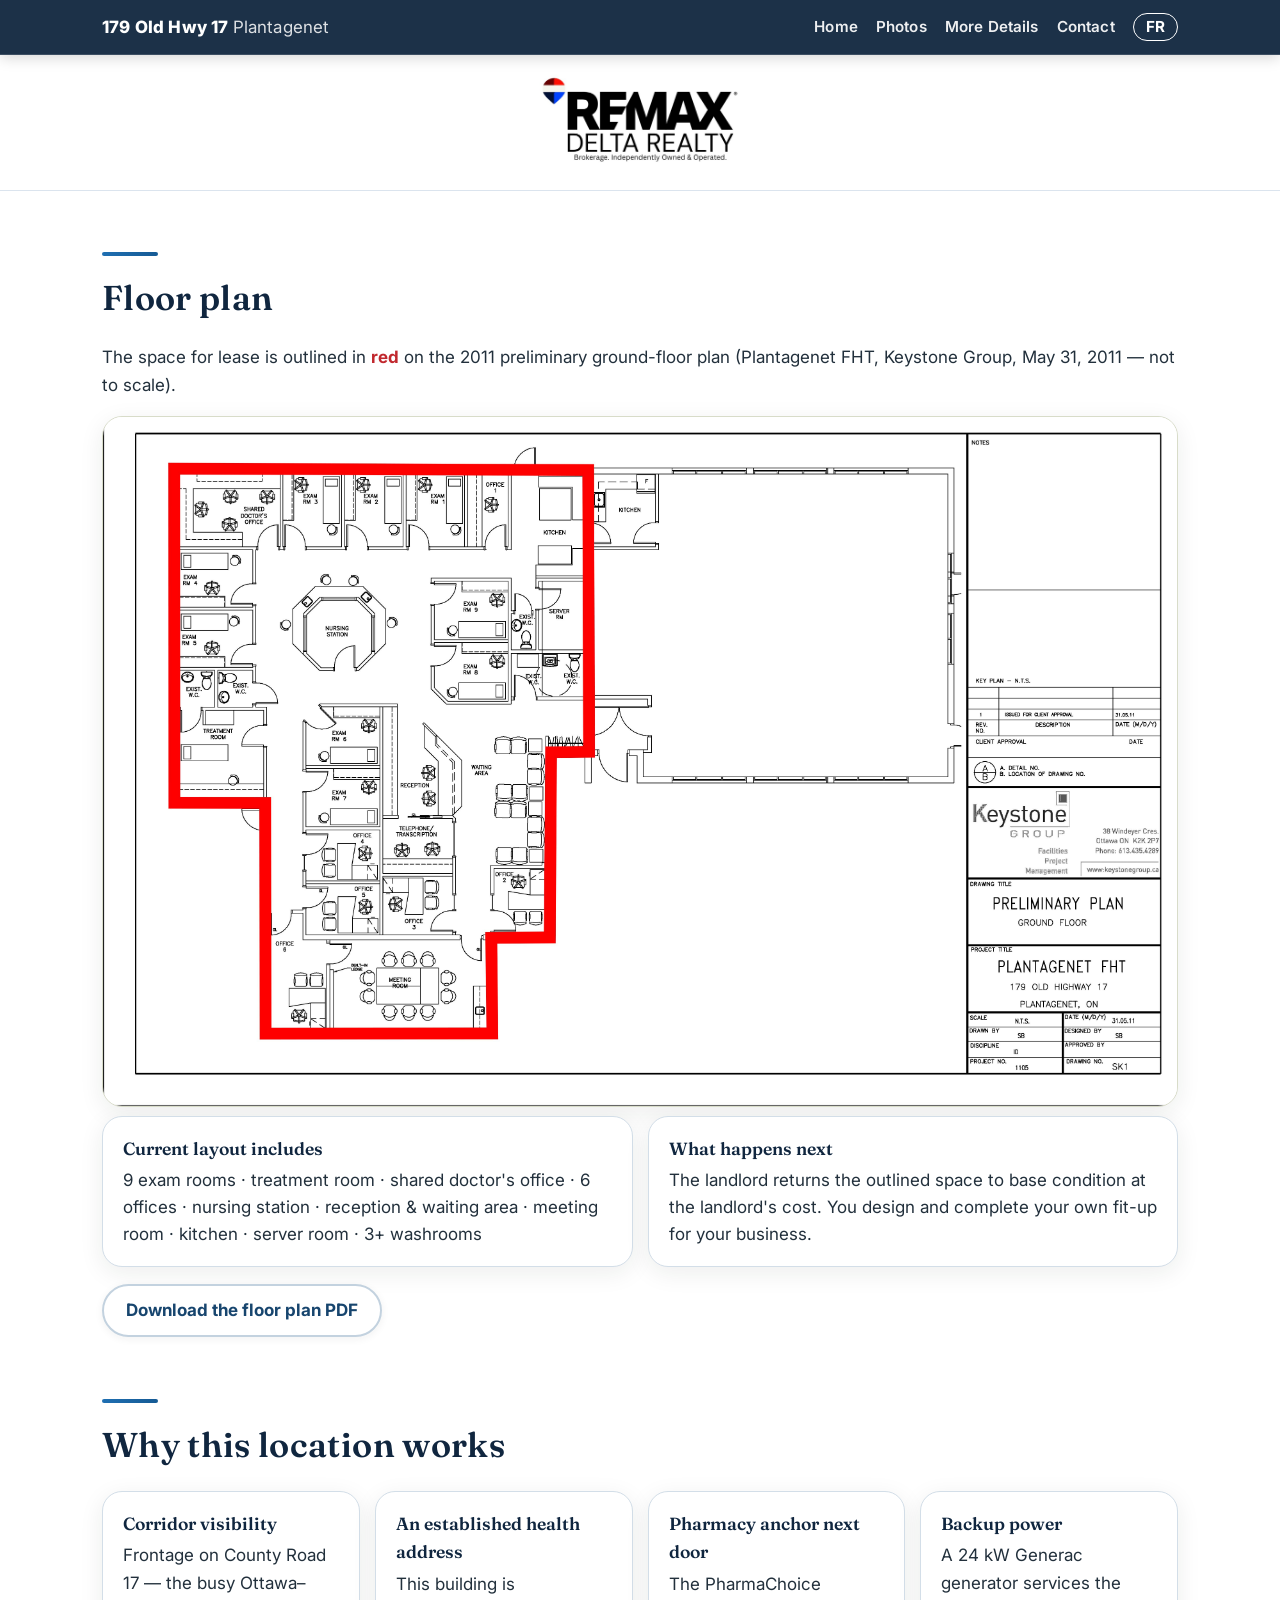
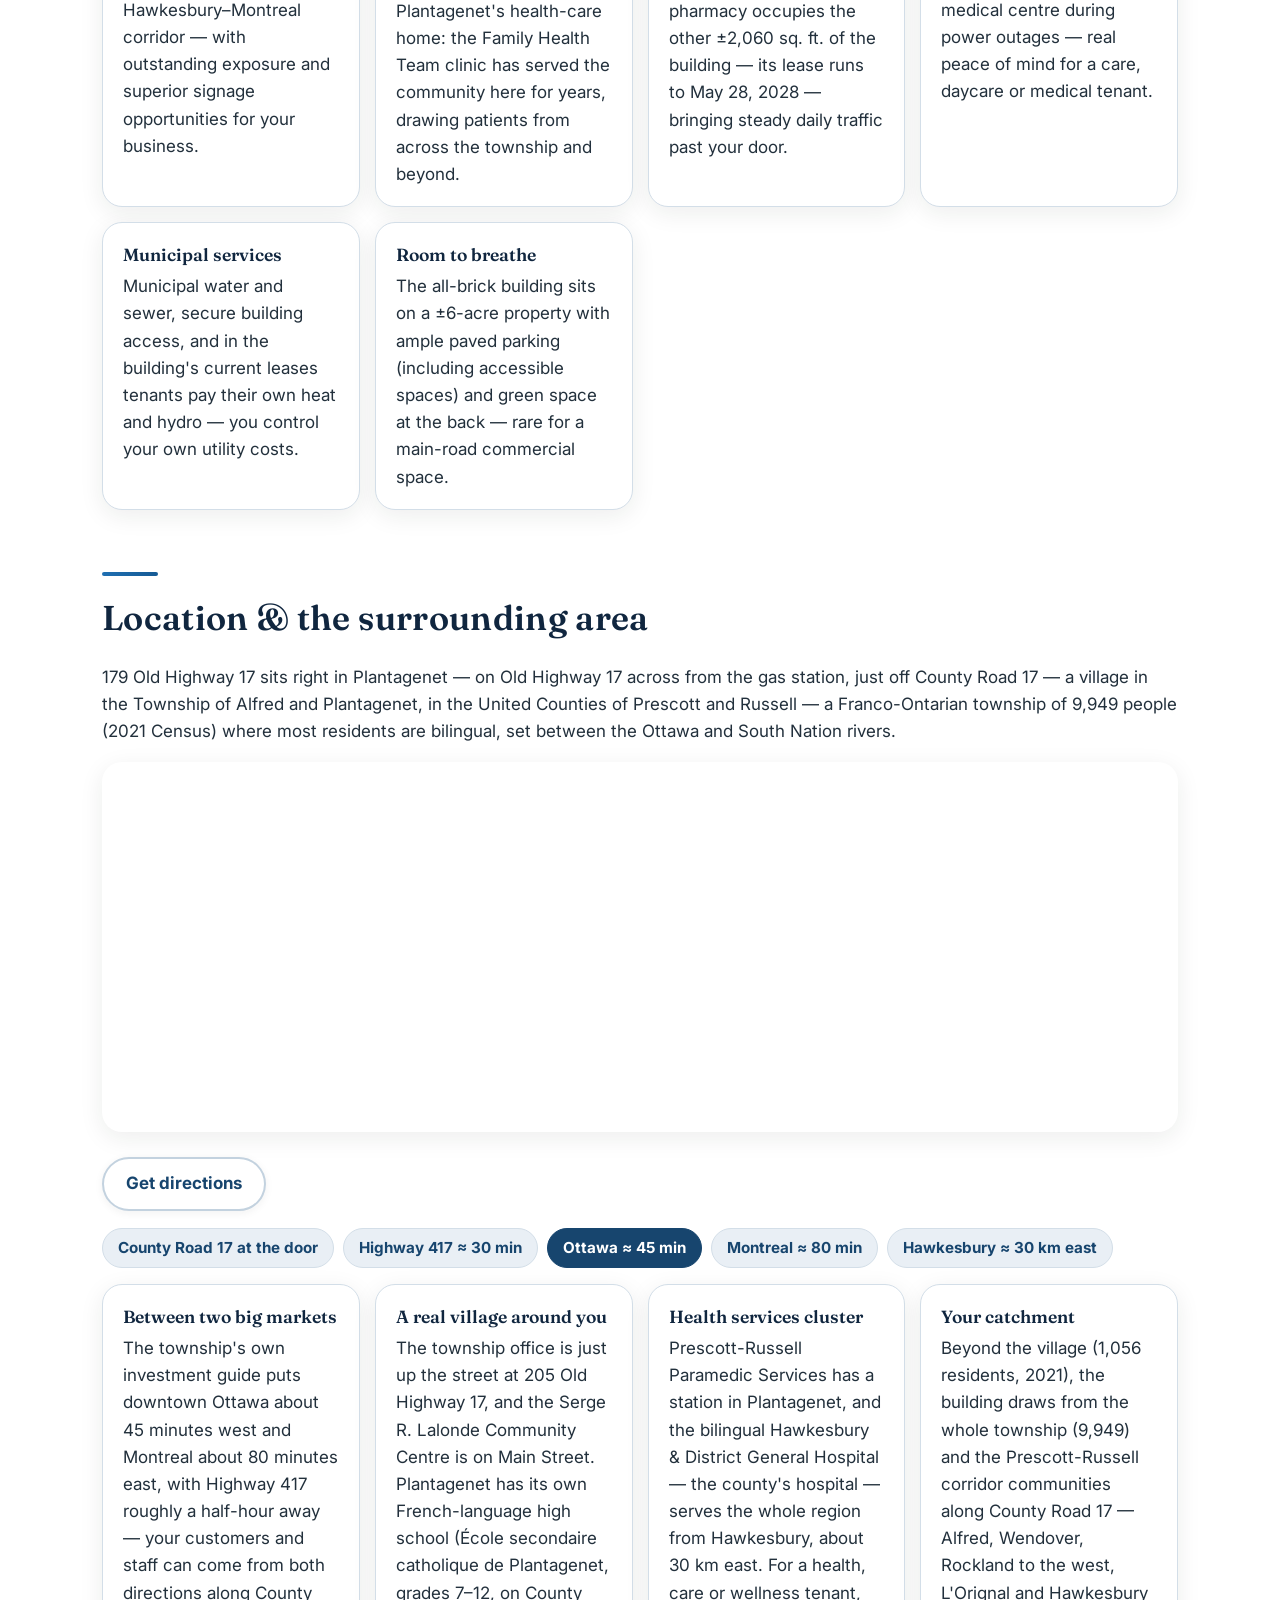
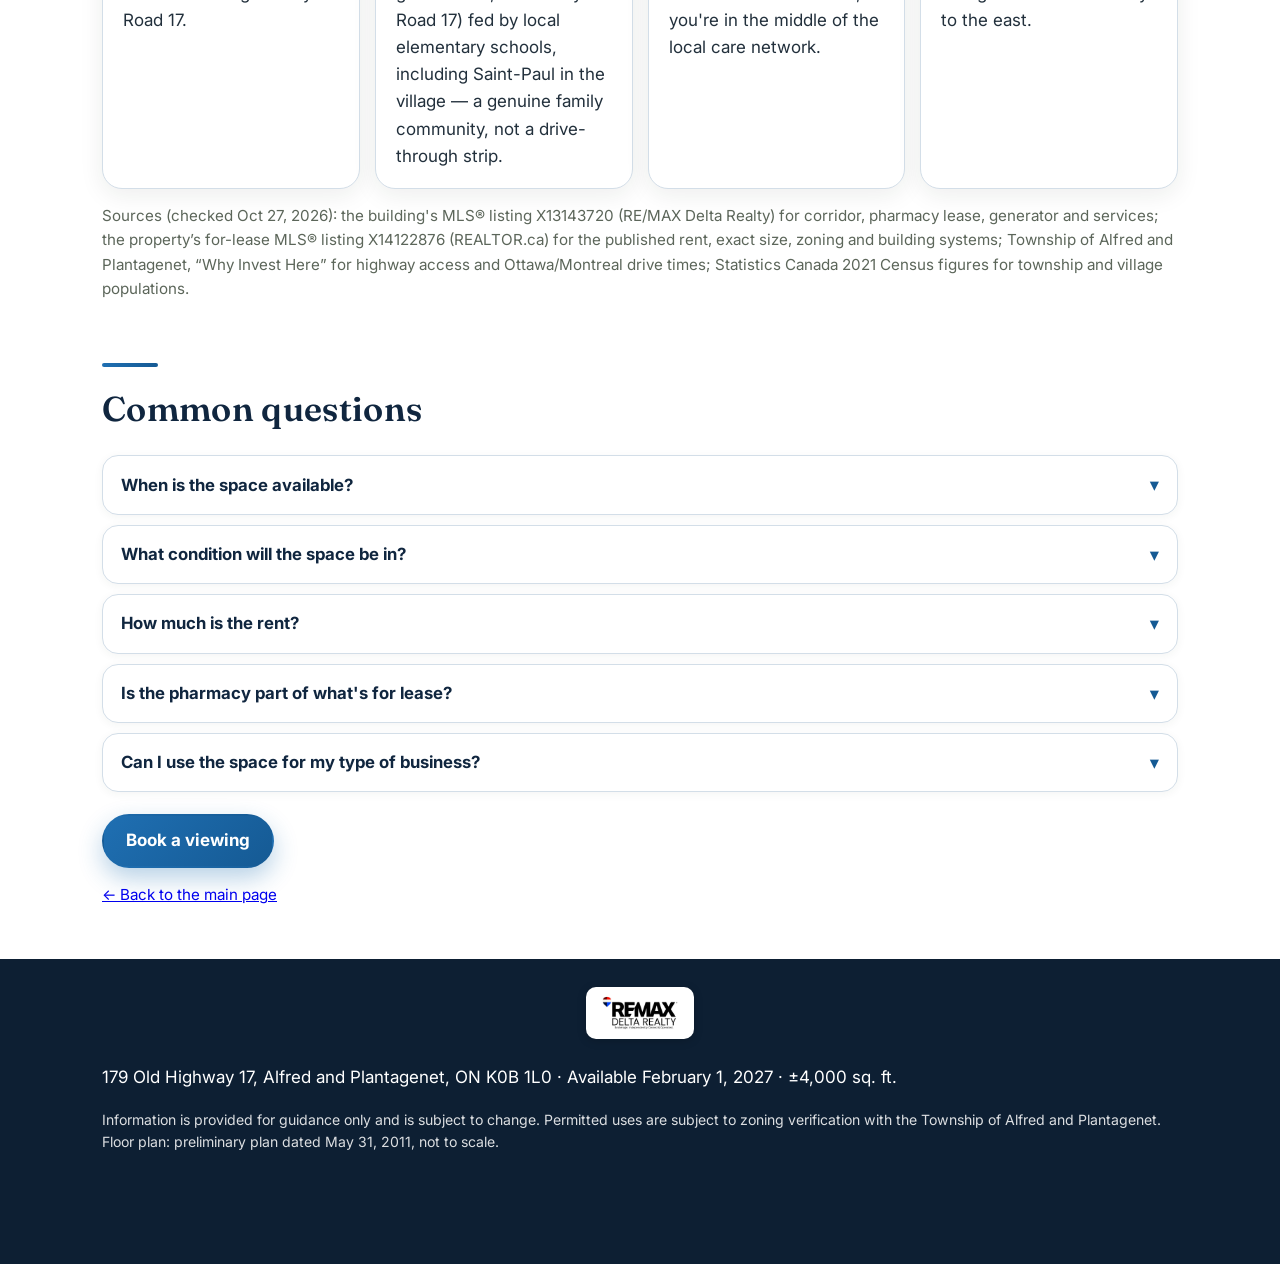
<file: details.html>
<!DOCTYPE html>
<html lang="en">
<head>
<meta charset="UTF-8">
<meta name="viewport" content="width=device-width, initial-scale=1">
<title>Details, Floor Plan & Location — 179 Old Highway 17, Plantagenet</title>
<meta name="description" content="4,005 sq. ft. commercial space for lease at 179 Old Highway 17, Alfred and Plantagenet, ON K0B 1L0. Available February 1, 2027. 3 washrooms, functional kitchen, ample parking, large rear area. Ideal for daycare, professional office, medical/health or service business. Contact Chantal Benoit 343-209-5833.">
<link rel="canonical" href="https://179oldhwy17.example/">
<link rel="alternate" hreflang="fr" href="fr/">
<link rel="preconnect" href="https://fonts.googleapis.com">
<link rel="preconnect" href="https://fonts.gstatic.com" crossorigin>
<link href="https://fonts.googleapis.com/css2?family=Fraunces:opsz,wght@9..144,500;9..144,600;9..144,700&family=Inter:wght@400;600;700;800&display=swap" rel="stylesheet">
<link rel="icon" href="assets/favicon.svg" type="image/svg+xml">
<meta property="og:type" content="website">
<meta property="og:title" content="Commercial Space for Lease — 179 Old Highway 17, Plantagenet, ON">
<meta property="og:description" content="4,005 sq. ft. commercial space for lease in Plantagenet, Ontario. Available February 1, 2027. Base rent $21.50/sq. ft. + HST (triple net).">
<meta property="og:image" content="https://prescott-russell-sites.github.io/179-old-highway-17/assets/dan/hero-drone.jpg">
<meta property="og:url" content="https://prescott-russell-sites.github.io/179-old-highway-17/details.html">
<link rel="preload" as="image" href="assets/dan/hero-drone.jpg">
<link rel="stylesheet" href="assets/style.css">
<script type="application/ld+json">
{"@context":"https://schema.org","@type":"RealEstateListing","name":"Commercial Space for Lease — 179 Old Highway 17, Plantagenet","address":{"@type":"PostalAddress","streetAddress":"179 Old Highway 17","addressLocality":"Alfred and Plantagenet","addressRegion":"ON","postalCode":"K0B 1L0","addressCountry":"CA"},"floorSize":{"@type":"QuantitativeValue","value":4000,"unitCode":"FTK"}}
</script>
</head>
<body>
<header class="topbar">
  <div class="wrap topbar-in">
    <a class="brand" href="#">179 Old Hwy 17 <span>Plantagenet</span></a>
    <nav>
      <a href="index.html">Home</a><a href="photos.html">Photos</a><a href="details.html">More Details</a><a href="index.html#contact">Contact</a>
      <a class="lang" href="fr/details.html">FR</a>
    </nav>
  </div>
</header>
<div class="brandband"><img src="assets/remax-delta-realty.png" alt="RE/MAX Delta Realty — Brokerage. Independently Owned & Operated." width="912" height="430"></div>

<main class="wrap">
  <section id="floor-plan">
    <h2>Floor plan</h2>
    <p>The space for lease is outlined in <strong style="color:#c1272d">red</strong> on the 2011 preliminary ground-floor plan (Plantagenet FHT, Keystone Group, May 31, 2011 — not to scale).</p>
    <a href="assets/floor-plan.png"><img class="plan" src="assets/floor-plan.png" alt="2011 preliminary ground floor plan for 179 Old Highway 17, Plantagenet, with the space for lease outlined in red"></a>
    <div class="grid two">
      <div class="card"><strong>Current layout includes</strong><span>9 exam rooms · treatment room · shared doctor's office · 6 offices · nursing station · reception &amp; waiting area · meeting room · kitchen · server room · 3+ washrooms</span></div>
      <div class="card"><strong>What happens next</strong><span>The landlord returns the outlined space to base condition at the landlord's cost. You design and complete your own fit-up for your business.</span></div>
    </div>
    <p><a class="btn" href="assets/floor-plan-2011.pdf" download>Download the floor plan PDF</a></p>
  </section>

  <section id="why">
    <h2>Why this location works</h2>
    <div class="grid">
      <div class="card"><strong>Corridor visibility</strong><span>Frontage on County Road 17 — the busy Ottawa–Hawkesbury–Montreal corridor — with outstanding exposure and superior signage opportunities for your business.</span></div>
      <div class="card"><strong>An established health address</strong><span>This building is Plantagenet's health-care home: the Family Health Team clinic has served the community here for years, drawing patients from across the township and beyond.</span></div>
      <div class="card"><strong>Pharmacy anchor next door</strong><span>The PharmaChoice pharmacy occupies the other ±2,060 sq. ft. of the building — its lease runs to May 28, 2028 — bringing steady daily traffic past your door.</span></div>
      <div class="card"><strong>Backup power</strong><span>A 24 kW Generac generator services the medical centre during power outages — real peace of mind for a care, daycare or medical tenant.</span></div>
      <div class="card"><strong>Municipal services</strong><span>Municipal water and sewer, secure building access, and in the building's current leases tenants pay their own heat and hydro — you control your own utility costs.</span></div>
      <div class="card"><strong>Room to breathe</strong><span>The all-brick building sits on a ±6-acre property with ample paved parking (including accessible spaces) and green space at the back — rare for a main-road commercial space.</span></div>
    </div>
  </section>

  <section id="location">
    <h2>Location &amp; the surrounding area</h2>
    <p>179 Old Highway 17 sits right in Plantagenet — on Old Highway 17 across from the gas station, just off County Road 17 — a village in the Township of Alfred and Plantagenet, in the United Counties of Prescott and Russell — a Franco-Ontarian township of 9,949 people (2021 Census) where most residents are bilingual, set between the Ottawa and South Nation rivers.</p>
    <iframe class="map" title="Map — 179 Old Highway 17, Plantagenet, ON" loading="lazy" src="https://maps.google.com/maps?q=45.540388,-74.988015&t=&z=13&ie=UTF8&iwloc=&output=embed"></iframe>
    <p><a class="btn" href="https://www.google.com/maps/search/?api=1&query=179+Old+Highway+17+Plantagenet+ON+K0B+1L0" target="_blank" rel="noopener">Get directions</a></p>
    <div class="badges">
      <span>County Road 17 at the door</span><span>Highway 417 ≈ 30 min</span><span>Ottawa ≈ 45 min</span><span>Montreal ≈ 80 min</span><span>Hawkesbury ≈ 30 km east</span>
    </div>
    <div class="grid">
      <div class="card"><strong>Between two big markets</strong><span>The township's own investment guide puts downtown Ottawa about 45 minutes west and Montreal about 80 minutes east, with Highway 417 roughly a half-hour away — your customers and staff can come from both directions along County Road 17.</span></div>
      <div class="card"><strong>A real village around you</strong><span>The township office is just up the street at 205 Old Highway 17, and the Serge R. Lalonde Community Centre is on Main Street. Plantagenet has its own French-language high school (École secondaire catholique de Plantagenet, grades 7–12, on County Road 17) fed by local elementary schools, including Saint-Paul in the village — a genuine family community, not a drive-through strip.</span></div>
      <div class="card"><strong>Health services cluster</strong><span>Prescott-Russell Paramedic Services has a station in Plantagenet, and the bilingual Hawkesbury &amp; District General Hospital — the county's hospital — serves the whole region from Hawkesbury, about 30 km east. For a health, care or wellness tenant, you're in the middle of the local care network.</span></div>
      <div class="card"><strong>Your catchment</strong><span>Beyond the village (1,056 residents, 2021), the building draws from the whole township (9,949) and the Prescott-Russell corridor communities along County Road 17 — Alfred, Wendover, Rockland to the west, L'Orignal and Hawkesbury to the east.</span></div>
    </div>
    <p class="note">Sources (checked Oct 27, 2026): the building's MLS® listing X13143720 (RE/MAX Delta Realty) for corridor, pharmacy lease, generator and services; the property’s for-lease MLS® listing X14122876 (REALTOR.ca) for the published rent, exact size, zoning and building systems; Township of Alfred and Plantagenet, “Why Invest Here” for highway access and Ottawa/Montreal drive times; Statistics Canada 2021 Census figures for township and village populations.</p>
  </section>

  <section id="faq">
    <h2>Common questions</h2>
    <details><summary>When is the space available?</summary><p>February 1, 2027. The current medical clinic's lease ends December 31, 2026.</p></details>
    <details><summary>What condition will the space be in?</summary><p>The landlord returns the space to base condition at the landlord's cost. You then complete your own fit-up, designed for your business.</p></details>
    <details><summary>How much is the rent?</summary><p>The published base rent is $21.50 per sq. ft. + HST on a triple-net basis (MLS® X14122876) — about $86,108 per year (≈ $7,176/month) in base rent for the 4,005 sq. ft., plus operating costs and taxes (annual property taxes are published on the listing at $20,246.40). Contact Chantal to discuss your terms.</p></details>
    <details><summary>Is the pharmacy part of what's for lease?</summary><p>No. The pharmacy occupies the other portion of the building under its own lease (to May 28, 2028). It stays — and keeps bringing daily visitors to the building.</p></details>
    <details><summary>Can I use the space for my type of business?</summary><p>Possibly — daycare, professional office, medical/health and service businesses are all good fits. Every use is subject to permitted uses and zoning, so confirm with the Township of Alfred and Plantagenet early in the conversation.</p></details>
  </section>
  <p style="margin:22px 0 6px"><a class="btn primary" href="index.html#contact">Book a viewing</a></p>
  <p class="note"><a href="index.html">← Back to the main page</a></p>
</main>

<footer>
  <div class="wrap">
    <p class="broker"><img src="assets/remax-delta-realty.png" alt="RE/MAX Delta Realty — Brokerage. Independently Owned & Operated." width="912" height="430"></p>
    <p>179 Old Highway 17, Alfred and Plantagenet, ON K0B 1L0 · Available February 1, 2027 · ±4,000 sq. ft.</p>
    <p class="small">Information is provided for guidance only and is subject to change. Permitted uses are subject to zoning verification with the Township of Alfred and Plantagenet. Floor plan: preliminary plan dated May 31, 2011, not to scale.</p>
  </div>
</footer>

<div class="callbar">
  <a href="tel:+13432095833">Call Chantal</a><a href="#contact">Inquire</a>
</div>
<script src="assets/site.js"></script>
</body>
</html>
</file>
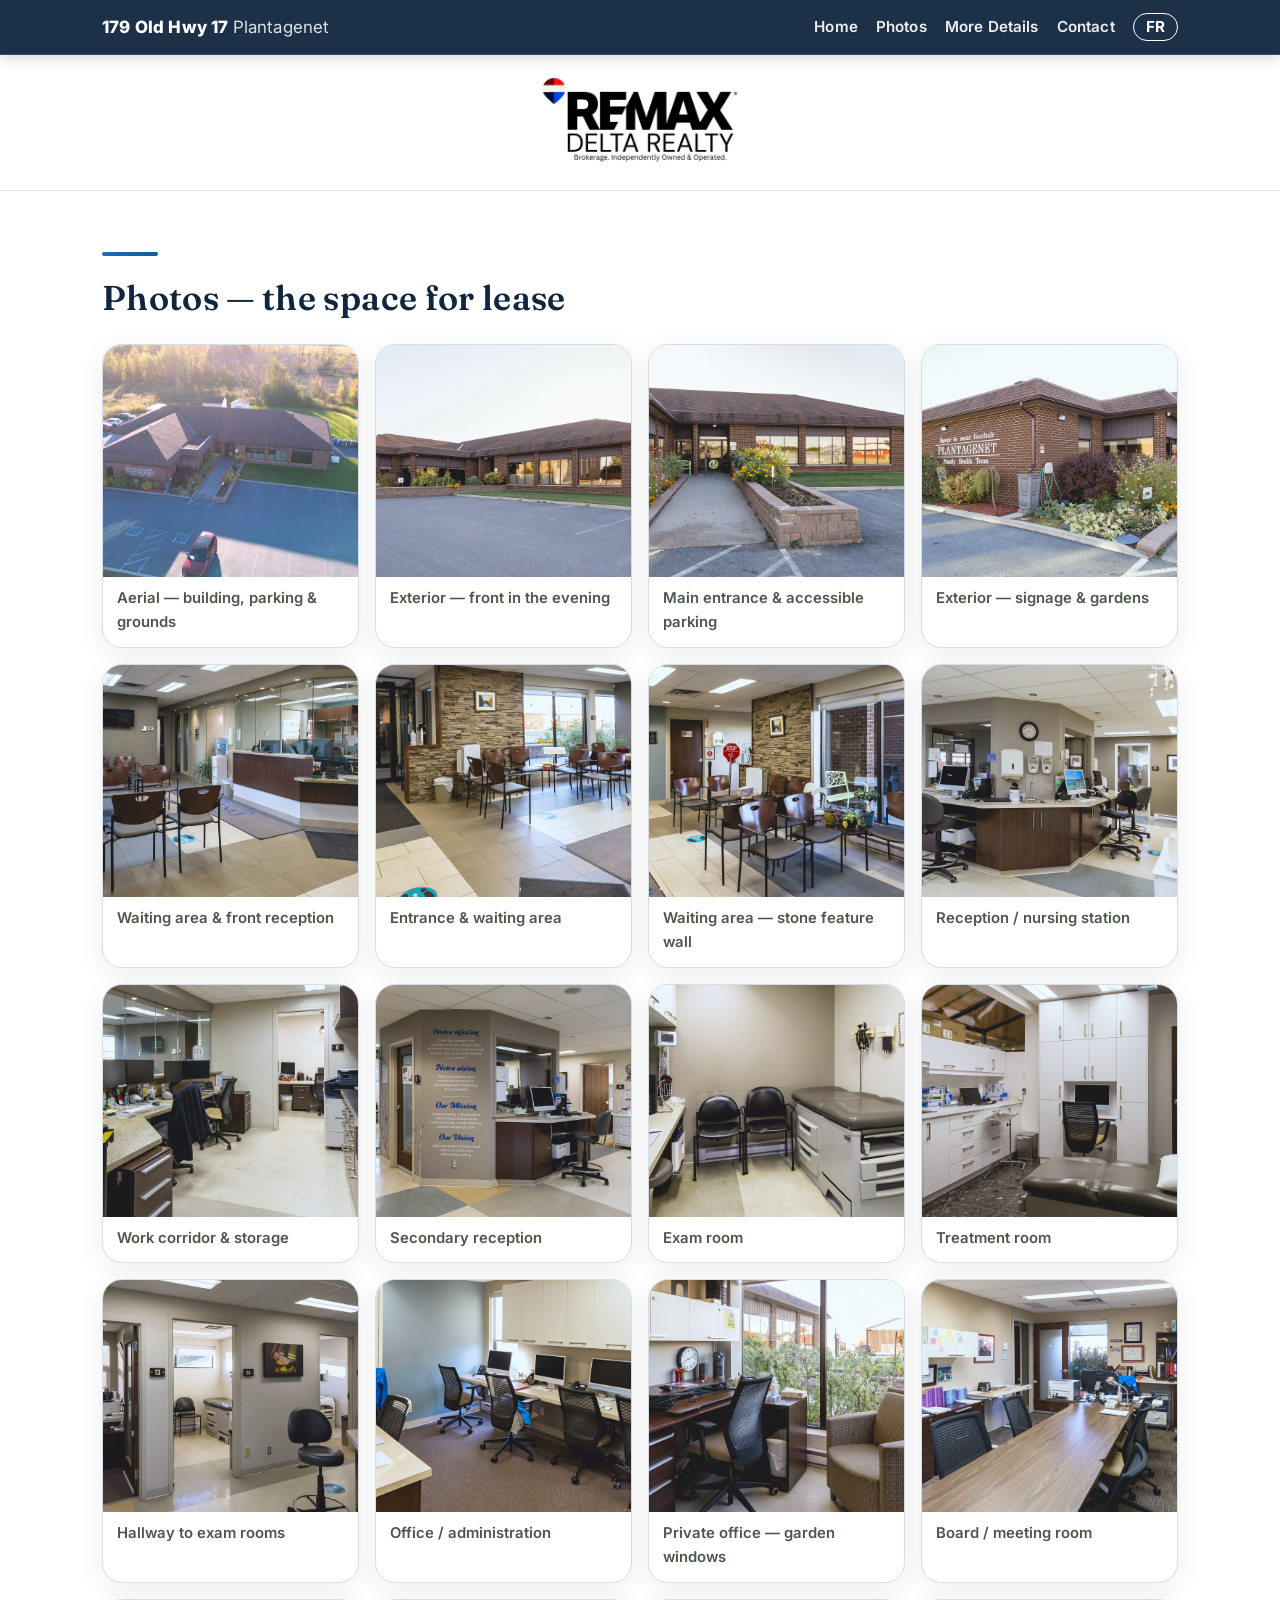
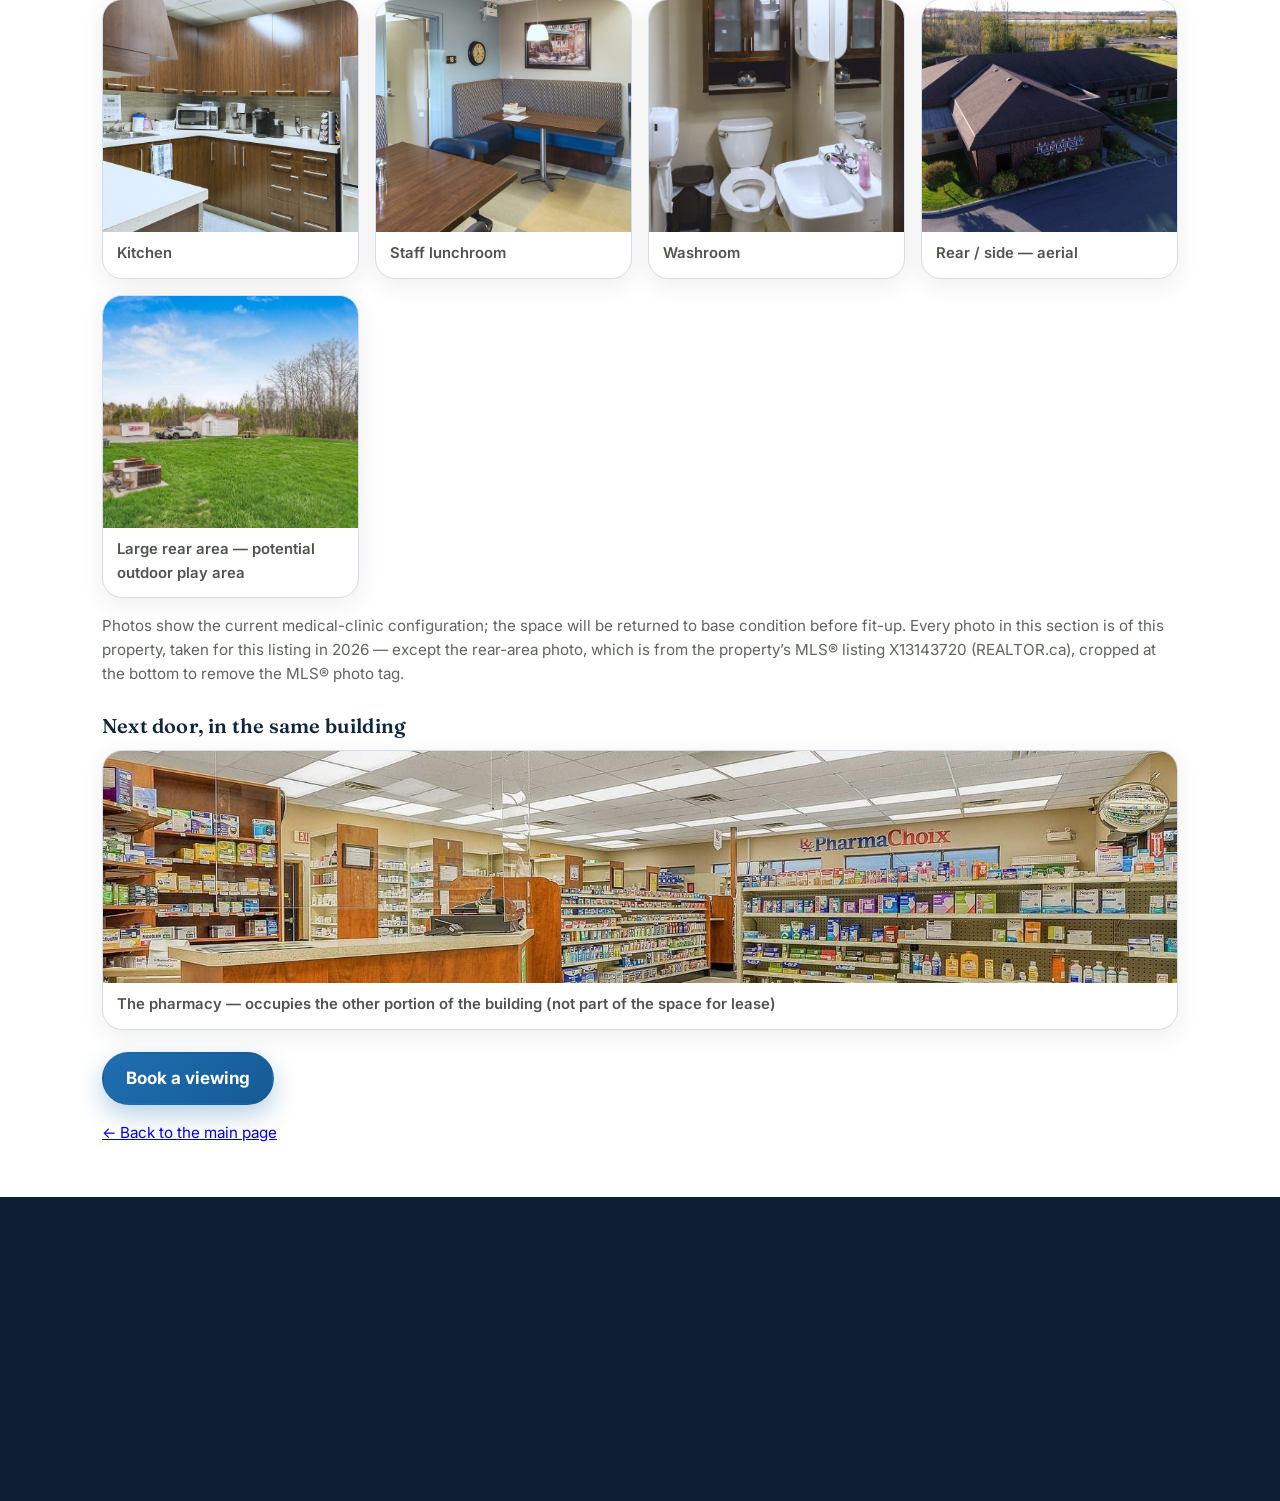
<file: photos.html>
<!DOCTYPE html>
<html lang="en">
<head>
<meta charset="UTF-8">
<meta name="viewport" content="width=device-width, initial-scale=1">
<title>Photos — 179 Old Highway 17, Plantagenet | Commercial Space for Lease</title>
<meta name="description" content="4,005 sq. ft. commercial space for lease at 179 Old Highway 17, Alfred and Plantagenet, ON K0B 1L0. Available February 1, 2027. 3 washrooms, functional kitchen, ample parking, large rear area. Ideal for daycare, professional office, medical/health or service business. Contact Chantal Benoit 343-209-5833.">
<link rel="canonical" href="https://179oldhwy17.example/">
<link rel="alternate" hreflang="fr" href="fr/">
<link rel="preconnect" href="https://fonts.googleapis.com">
<link rel="preconnect" href="https://fonts.gstatic.com" crossorigin>
<link href="https://fonts.googleapis.com/css2?family=Fraunces:opsz,wght@9..144,500;9..144,600;9..144,700&family=Inter:wght@400;600;700;800&display=swap" rel="stylesheet">
<link rel="icon" href="assets/favicon.svg" type="image/svg+xml">
<meta property="og:type" content="website">
<meta property="og:title" content="Commercial Space for Lease — 179 Old Highway 17, Plantagenet, ON">
<meta property="og:description" content="4,005 sq. ft. commercial space for lease in Plantagenet, Ontario. Available February 1, 2027. Base rent $21.50/sq. ft. + HST (triple net).">
<meta property="og:image" content="https://prescott-russell-sites.github.io/179-old-highway-17/assets/dan/hero-drone.jpg">
<meta property="og:url" content="https://prescott-russell-sites.github.io/179-old-highway-17/photos.html">
<link rel="preload" as="image" href="assets/dan/hero-drone.jpg">
<link rel="stylesheet" href="assets/style.css">
<script type="application/ld+json">
{"@context":"https://schema.org","@type":"RealEstateListing","name":"Commercial Space for Lease — 179 Old Highway 17, Plantagenet","address":{"@type":"PostalAddress","streetAddress":"179 Old Highway 17","addressLocality":"Alfred and Plantagenet","addressRegion":"ON","postalCode":"K0B 1L0","addressCountry":"CA"},"floorSize":{"@type":"QuantitativeValue","value":4000,"unitCode":"FTK"}}
</script>
</head>
<body>
<header class="topbar">
  <div class="wrap topbar-in">
    <a class="brand" href="#">179 Old Hwy 17 <span>Plantagenet</span></a>
    <nav>
      <a href="index.html">Home</a><a href="photos.html">Photos</a><a href="details.html">More Details</a><a href="index.html#contact">Contact</a>
      <a class="lang" href="fr/photos.html">FR</a>
    </nav>
  </div>
</header>
<div class="brandband"><img src="assets/remax-delta-realty.png" alt="RE/MAX Delta Realty — Brokerage. Independently Owned & Operated." width="912" height="430"></div>

<main class="wrap">
  <section id="gallery">
    <h2>Photos — the space for lease</h2>
    <div class="gallery">
      <figure><a href="assets/dan/aerial.jpg"><img src="assets/dan/aerial.jpg" alt="Aerial view of the building, parking and grounds"></a><figcaption>Aerial — building, parking &amp; grounds</figcaption></figure>
      <figure><a href="assets/dan/front-evening.jpg"><img src="assets/dan/front-evening.jpg" alt="Front of the building in the evening"></a><figcaption>Exterior — front in the evening</figcaption></figure>
      <figure><a href="assets/dan/front-entrance.jpg"><img src="assets/dan/front-entrance.jpg" alt="Main entrance and accessible parking"></a><figcaption>Main entrance &amp; accessible parking</figcaption></figure>
      <figure><a href="assets/dan/front-sign.jpg"><img src="assets/dan/front-sign.jpg" alt="Building signage and gardens at the front"></a><figcaption>Exterior — signage &amp; gardens</figcaption></figure>
      <figure><a href="assets/dan/waiting-reception.jpg"><img src="assets/dan/waiting-reception.jpg" alt="Waiting area and glass-front reception counter"></a><figcaption>Waiting area &amp; front reception</figcaption></figure>
      <figure><a href="assets/dan/waiting-entrance.jpg"><img src="assets/dan/waiting-entrance.jpg" alt="Entrance and waiting area"></a><figcaption>Entrance &amp; waiting area</figcaption></figure>
      <figure><a href="assets/dan/waiting-stone.jpg"><img src="assets/dan/waiting-stone.jpg" alt="Waiting area with stone feature wall"></a><figcaption>Waiting area — stone feature wall</figcaption></figure>
      <figure><a href="assets/dan/nursing-station.jpg"><img src="assets/dan/nursing-station.jpg" alt="Central nursing and reception station"></a><figcaption>Reception / nursing station</figcaption></figure>
      <figure><a href="assets/dan/nursing-corridor.jpg"><img src="assets/dan/nursing-corridor.jpg" alt="Work corridor with built-in storage"></a><figcaption>Work corridor &amp; storage</figcaption></figure>
      <figure><a href="assets/dan/reception-nook.jpg"><img src="assets/dan/reception-nook.jpg" alt="Secondary reception counter"></a><figcaption>Secondary reception</figcaption></figure>
      <figure><a href="assets/dan/exam-room.jpg"><img src="assets/dan/exam-room.jpg" alt="Exam room with exam table and desk"></a><figcaption>Exam room</figcaption></figure>
      <figure><a href="assets/dan/treatment-room.jpg"><img src="assets/dan/treatment-room.jpg" alt="Treatment room with built-in cabinetry"></a><figcaption>Treatment room</figcaption></figure>
      <figure><a href="assets/dan/hallway.jpg"><img src="assets/dan/hallway.jpg" alt="Hallway to the exam rooms"></a><figcaption>Hallway to exam rooms</figcaption></figure>
      <figure><a href="assets/dan/admin-office.jpg"><img src="assets/dan/admin-office.jpg" alt="Open office and administration workstations"></a><figcaption>Office / administration</figcaption></figure>
      <figure><a href="assets/dan/office-garden.jpg"><img src="assets/dan/office-garden.jpg" alt="Private office with garden windows"></a><figcaption>Private office — garden windows</figcaption></figure>
      <figure><a href="assets/dan/boardroom.jpg"><img src="assets/dan/boardroom.jpg" alt="Board and meeting room"></a><figcaption>Board / meeting room</figcaption></figure>
      <figure><a href="assets/dan/kitchen.jpg"><img src="assets/dan/kitchen.jpg" alt="Functional kitchen with cabinets and full-size fridge"></a><figcaption>Kitchen</figcaption></figure>
      <figure><a href="assets/dan/lunchroom.jpg"><img src="assets/dan/lunchroom.jpg" alt="Staff lunchroom with booth seating"></a><figcaption>Staff lunchroom</figcaption></figure>
      <figure><a href="assets/dan/washroom.jpg"><img src="assets/dan/washroom.jpg" alt="One of the washrooms"></a><figcaption>Washroom</figcaption></figure>
      <figure><a href="assets/dan/rear-drone.jpg"><img src="assets/dan/rear-drone.jpg" alt="Rear and side of the building from the air"></a><figcaption>Rear / side — aerial</figcaption></figure>
      <figure><a href="assets/photos/rear-yard.jpg"><img src="assets/photos/rear-yard.jpg" alt="Large grassed rear area behind the building"></a><figcaption>Large rear area — potential outdoor play area</figcaption></figure>
    </div>
    <p class="note">Photos show the current medical-clinic configuration; the space will be returned to base condition before fit-up. Every photo in this section is of this property, taken for this listing in 2026 — except the rear-area photo, which is from the property’s MLS® listing X13143720 (REALTOR.ca), cropped at the bottom to remove the MLS® photo tag.</p>
    <h3>Next door, in the same building</h3>
    <div class="gallery">
      <figure><a href="assets/photos/pharmacy-neighbour.jpg"><img src="assets/photos/pharmacy-neighbour.jpg" alt="Interior of the pharmacy that occupies the other portion of the building"></a><figcaption>The pharmacy — occupies the other portion of the building (not part of the space for lease)</figcaption></figure>
    </div>
  </section>
  <p style="margin:22px 0 6px"><a class="btn primary" href="index.html#contact">Book a viewing</a></p>
  <p class="note"><a href="index.html">← Back to the main page</a></p>
</main>

<footer>
  <div class="wrap">
    <p class="broker"><img src="assets/remax-delta-realty.png" alt="RE/MAX Delta Realty — Brokerage. Independently Owned & Operated." width="912" height="430"></p>
    <p>179 Old Highway 17, Alfred and Plantagenet, ON K0B 1L0 · Available February 1, 2027 · ±4,000 sq. ft.</p>
    <p class="small">Information is provided for guidance only and is subject to change. Permitted uses are subject to zoning verification with the Township of Alfred and Plantagenet. Floor plan: preliminary plan dated May 31, 2011, not to scale.</p>
  </div>
</footer>

<div class="callbar">
  <a href="tel:+13432095833">Call Chantal</a><a href="#contact">Inquire</a>
</div>
<script src="assets/site.js"></script>
</body>
</html>
</file>
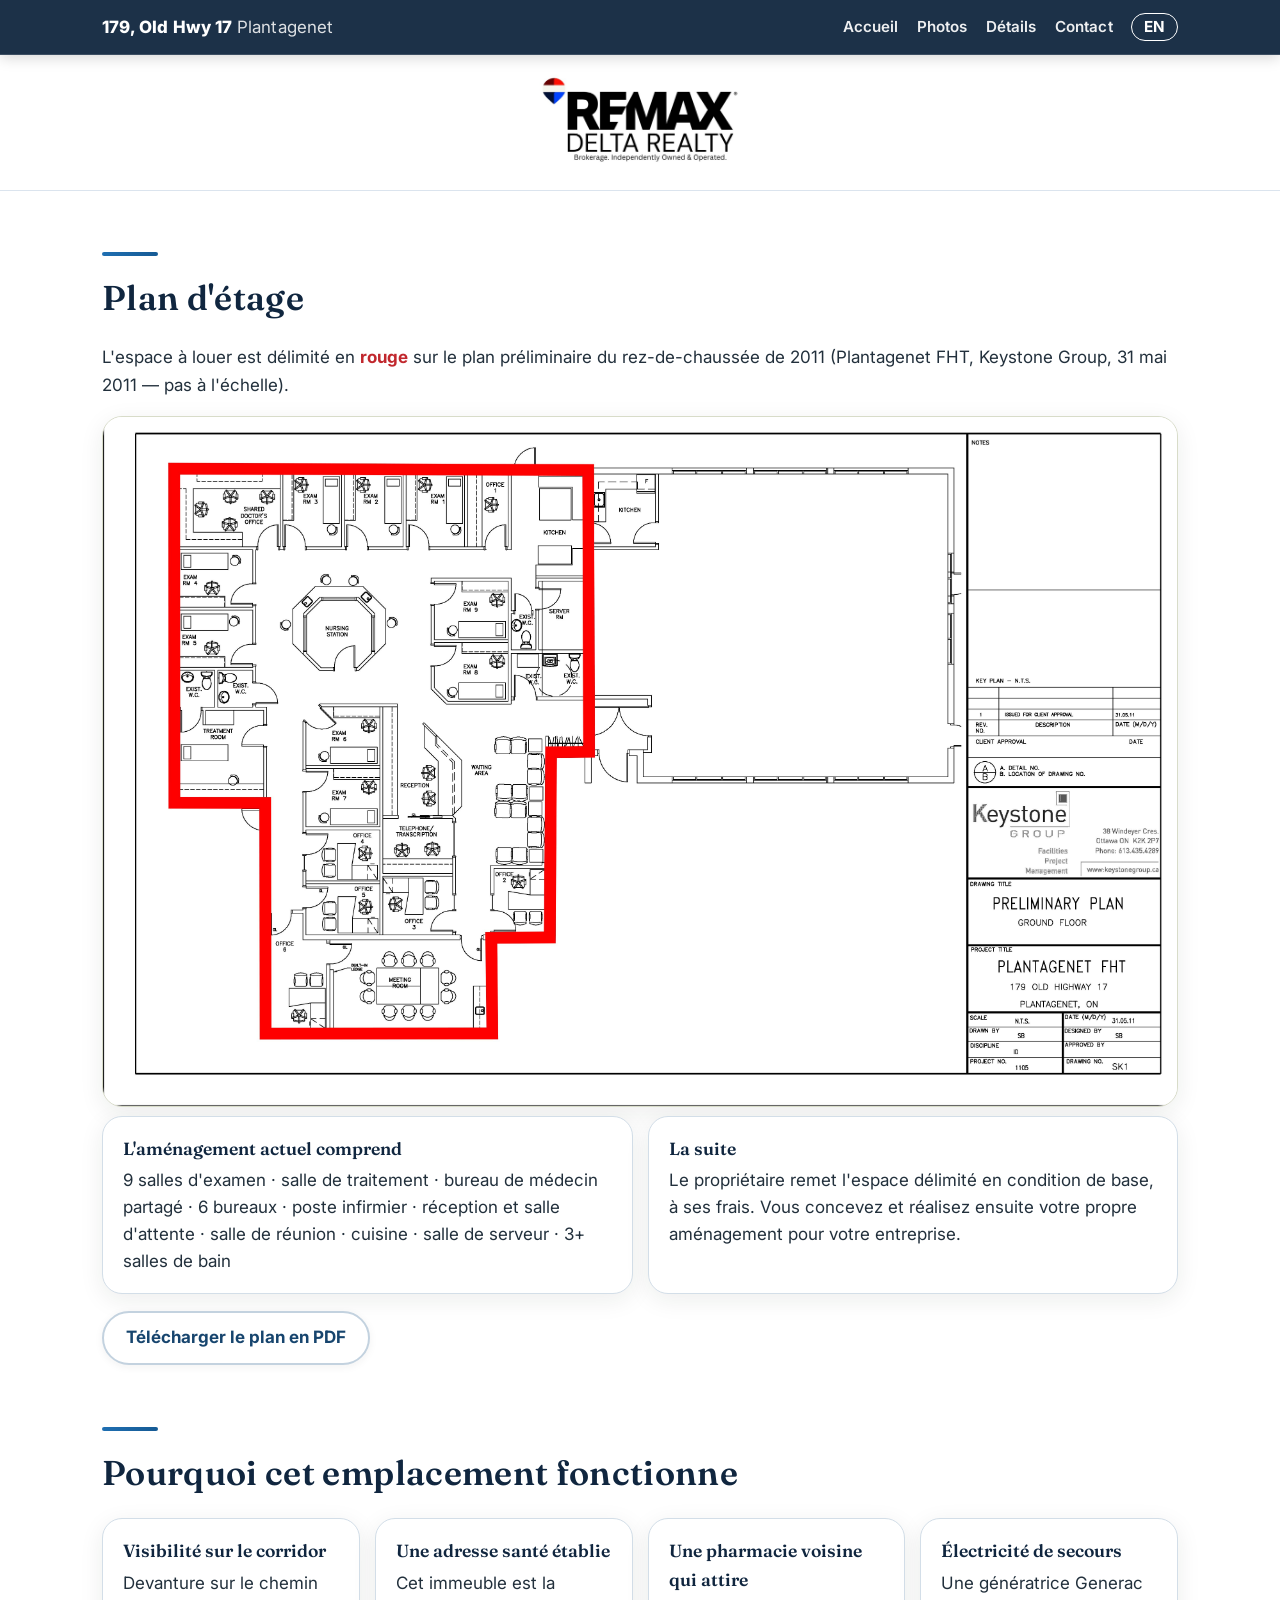
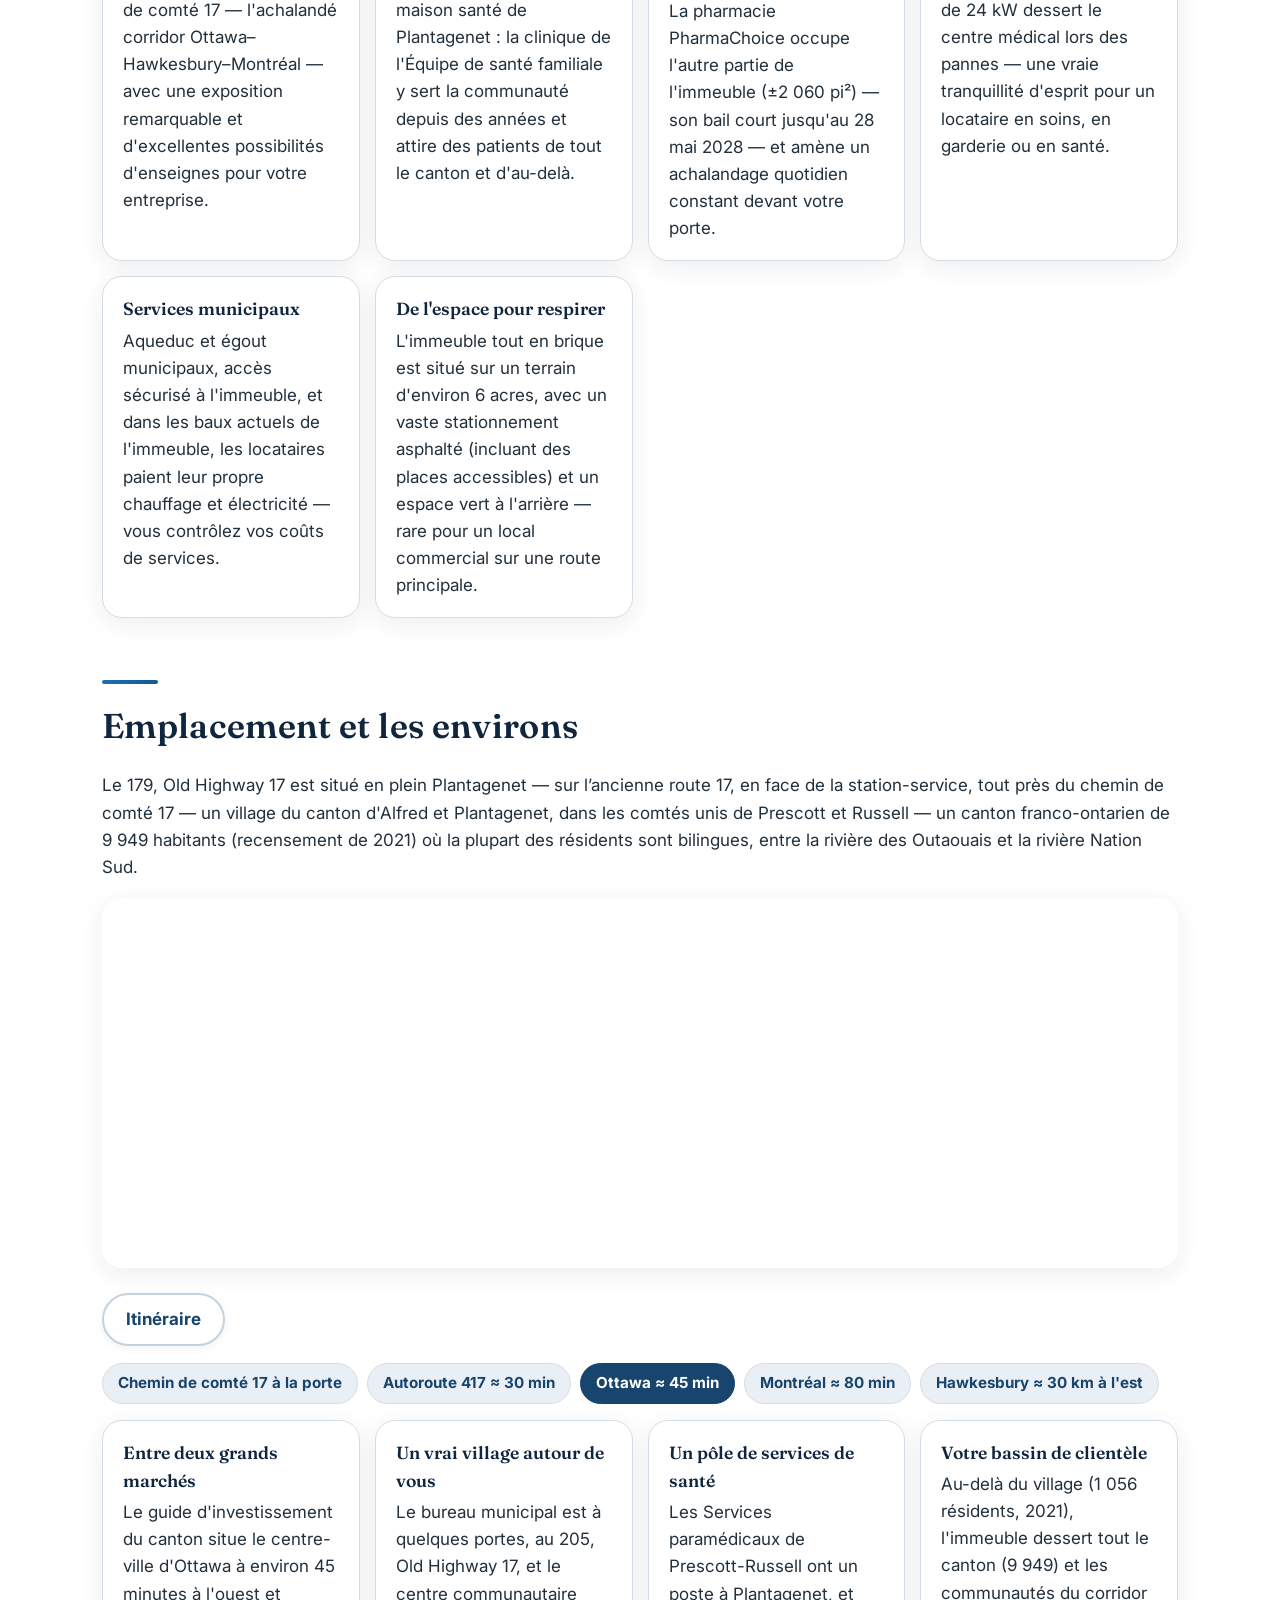
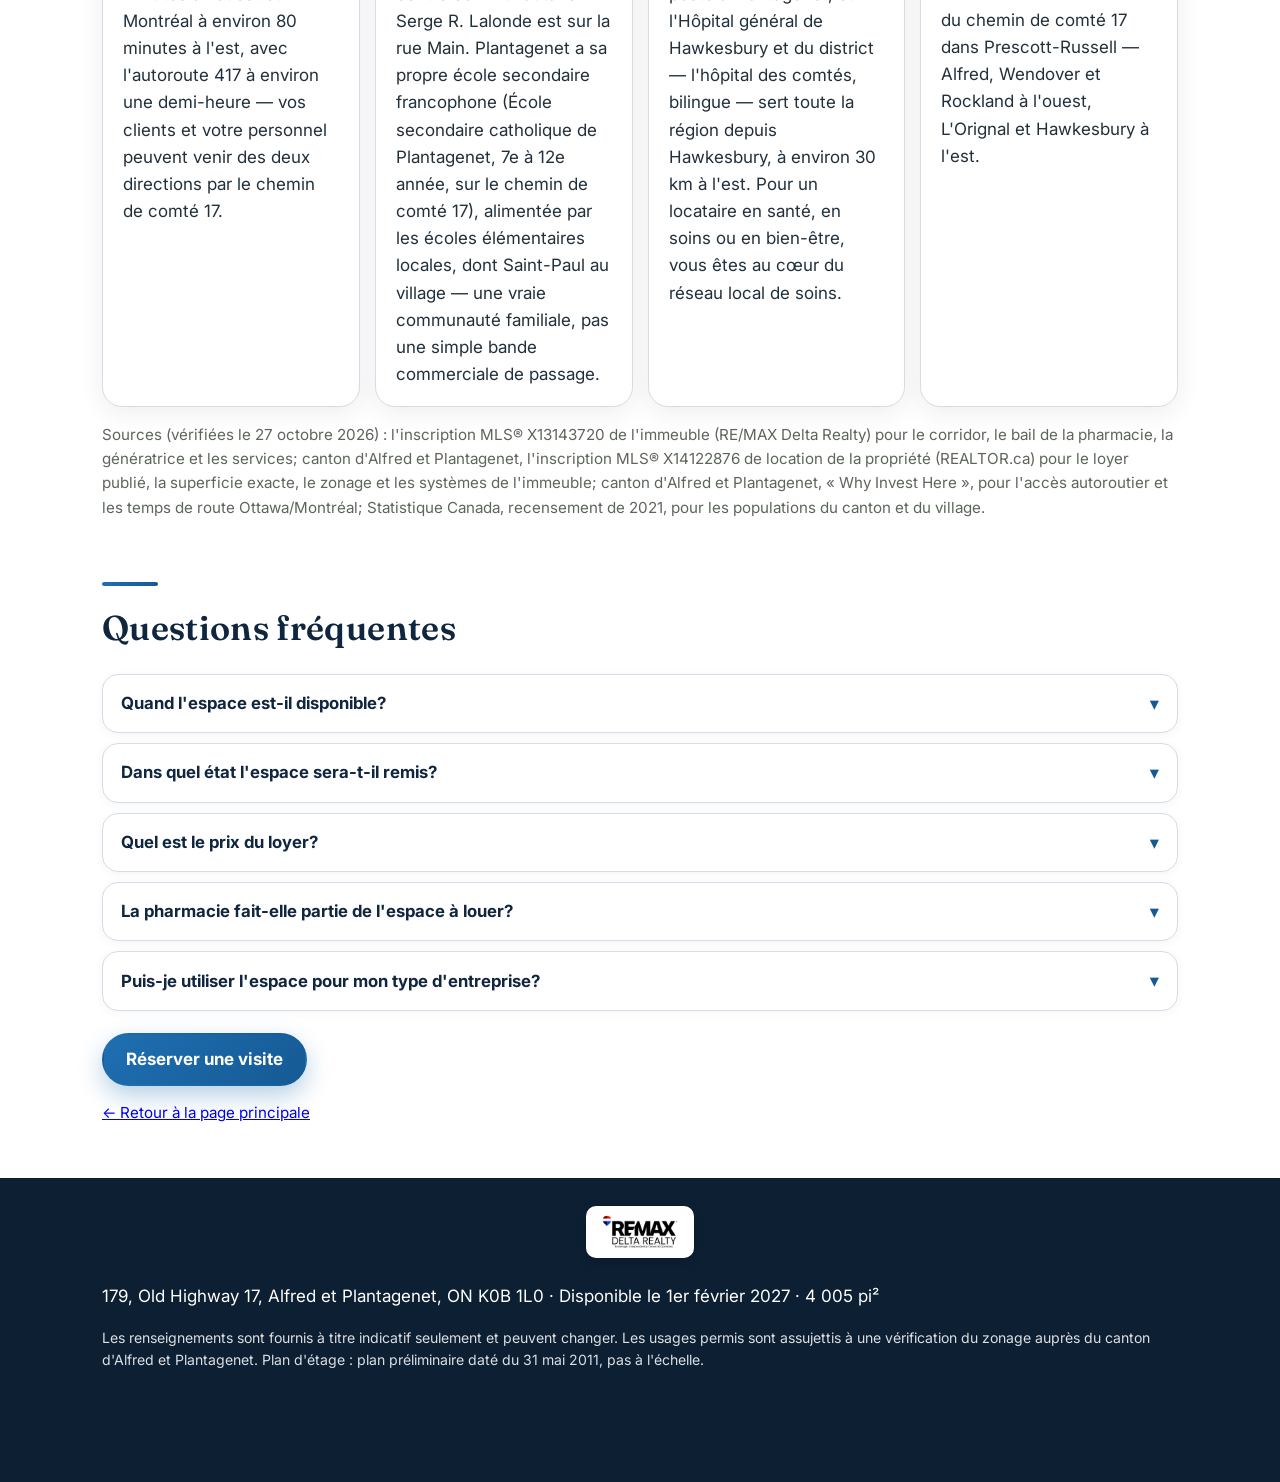
<file: fr/details.html>
<!DOCTYPE html>
<html lang="fr">
<head>
<meta charset="UTF-8">
<meta name="viewport" content="width=device-width, initial-scale=1">
<title>Détails, plan et emplacement — 179, Old Highway 17, Plantagenet</title>
<meta name="description" content="4 005 pi² d'espace commercial à louer au 179, Old Highway 17, Alfred et Plantagenet, ON K0B 1L0. Disponible le 1er février 2027. 3 salles de bain, cuisine fonctionnelle, beaucoup de stationnement, grande aire arrière. Idéal pour garderie, bureau professionnel, entreprise médicale ou de services. Chantal Benoit 343-209-5833.">
<link rel="alternate" hreflang="en" href="../">
<link rel="preconnect" href="https://fonts.googleapis.com">
<link rel="preconnect" href="https://fonts.gstatic.com" crossorigin>
<link href="https://fonts.googleapis.com/css2?family=Fraunces:opsz,wght@9..144,500;9..144,600;9..144,700&family=Inter:wght@400;600;700;800&display=swap" rel="stylesheet">
<link rel="icon" href="../assets/favicon.svg" type="image/svg+xml">
<meta property="og:type" content="website">
<meta property="og:title" content="Espace commercial à louer — 179, Old Highway 17, Plantagenet, ON">
<meta property="og:description" content="4 005 pi² d'espace commercial à louer à Plantagenet, Ontario. Disponible le 1er février 2027. Loyer de base 21,50 $/pi² + TVH (bail triple net).">
<meta property="og:image" content="https://prescott-russell-sites.github.io/179-old-highway-17/assets/dan/hero-drone.jpg">
<meta property="og:url" content="https://prescott-russell-sites.github.io/179-old-highway-17/fr/details.html">
<link rel="preload" as="image" href="../assets/dan/hero-drone.jpg">
<link rel="stylesheet" href="../assets/style.css">
</head>
<body>
<header class="topbar">
  <div class="wrap topbar-in">
    <a class="brand" href="#">179, Old Hwy 17 <span>Plantagenet</span></a>
    <nav>
      <a href="index.html">Accueil</a><a href="photos.html">Photos</a><a href="details.html">Détails</a><a href="index.html#contact">Contact</a>
      <a class="lang" href="../details.html">EN</a>
    </nav>
  </div>
</header>
<div class="brandband"><img src="../assets/remax-delta-realty.png" alt="RE/MAX Delta Realty — Brokerage. Independently Owned & Operated." width="912" height="430"></div>

<main class="wrap">
  <section id="plan">
    <h2>Plan d'étage</h2>
    <p>L'espace à louer est délimité en <strong style="color:#c1272d">rouge</strong> sur le plan préliminaire du rez-de-chaussée de 2011 (Plantagenet FHT, Keystone Group, 31 mai 2011 — pas à l'échelle).</p>
    <a href="../assets/floor-plan.png"><img class="plan" src="../assets/floor-plan.png" alt="Plan préliminaire du rez-de-chaussée de 2011 pour le 179, Old Highway 17, Plantagenet, avec l'espace à louer délimité en rouge"></a>
    <div class="grid two">
      <div class="card"><strong>L'aménagement actuel comprend</strong><span>9 salles d'examen · salle de traitement · bureau de médecin partagé · 6 bureaux · poste infirmier · réception et salle d'attente · salle de réunion · cuisine · salle de serveur · 3+ salles de bain</span></div>
      <div class="card"><strong>La suite</strong><span>Le propriétaire remet l'espace délimité en condition de base, à ses frais. Vous concevez et réalisez ensuite votre propre aménagement pour votre entreprise.</span></div>
    </div>
    <p><a class="btn" href="../assets/floor-plan-2011.pdf" download>Télécharger le plan en PDF</a></p>
  </section>

  <section id="pourquoi">
    <h2>Pourquoi cet emplacement fonctionne</h2>
    <div class="grid">
      <div class="card"><strong>Visibilité sur le corridor</strong><span>Devanture sur le chemin de comté 17 — l'achalandé corridor Ottawa–Hawkesbury–Montréal — avec une exposition remarquable et d'excellentes possibilités d'enseignes pour votre entreprise.</span></div>
      <div class="card"><strong>Une adresse santé établie</strong><span>Cet immeuble est la maison santé de Plantagenet : la clinique de l'Équipe de santé familiale y sert la communauté depuis des années et attire des patients de tout le canton et d'au-delà.</span></div>
      <div class="card"><strong>Une pharmacie voisine qui attire</strong><span>La pharmacie PharmaChoice occupe l'autre partie de l'immeuble (±2 060 pi²) — son bail court jusqu'au 28 mai 2028 — et amène un achalandage quotidien constant devant votre porte.</span></div>
      <div class="card"><strong>Électricité de secours</strong><span>Une génératrice Generac de 24 kW dessert le centre médical lors des pannes — une vraie tranquillité d'esprit pour un locataire en soins, en garderie ou en santé.</span></div>
      <div class="card"><strong>Services municipaux</strong><span>Aqueduc et égout municipaux, accès sécurisé à l'immeuble, et dans les baux actuels de l'immeuble, les locataires paient leur propre chauffage et électricité — vous contrôlez vos coûts de services.</span></div>
      <div class="card"><strong>De l'espace pour respirer</strong><span>L'immeuble tout en brique est situé sur un terrain d'environ 6 acres, avec un vaste stationnement asphalté (incluant des places accessibles) et un espace vert à l'arrière — rare pour un local commercial sur une route principale.</span></div>
    </div>
  </section>

  <section id="emplacement">
    <h2>Emplacement et les environs</h2>
    <p>Le 179, Old Highway 17 est situé en plein Plantagenet — sur l’ancienne route 17, en face de la station-service, tout près du chemin de comté 17 — un village du canton d'Alfred et Plantagenet, dans les comtés unis de Prescott et Russell — un canton franco-ontarien de 9 949 habitants (recensement de 2021) où la plupart des résidents sont bilingues, entre la rivière des Outaouais et la rivière Nation Sud.</p>
    <iframe class="map" title="Carte — 179, Old Highway 17, Plantagenet, ON" loading="lazy" src="https://maps.google.com/maps?q=45.540388,-74.988015&t=&z=13&ie=UTF8&iwloc=&output=embed"></iframe>
    <p><a class="btn" href="https://www.google.com/maps/search/?api=1&query=179+Old+Highway+17+Plantagenet+ON+K0B+1L0" target="_blank" rel="noopener">Itinéraire</a></p>
    <div class="badges">
      <span>Chemin de comté 17 à la porte</span><span>Autoroute 417 ≈ 30 min</span><span>Ottawa ≈ 45 min</span><span>Montréal ≈ 80 min</span><span>Hawkesbury ≈ 30 km à l'est</span>
    </div>
    <div class="grid">
      <div class="card"><strong>Entre deux grands marchés</strong><span>Le guide d'investissement du canton situe le centre-ville d'Ottawa à environ 45 minutes à l'ouest et Montréal à environ 80 minutes à l'est, avec l'autoroute 417 à environ une demi-heure — vos clients et votre personnel peuvent venir des deux directions par le chemin de comté 17.</span></div>
      <div class="card"><strong>Un vrai village autour de vous</strong><span>Le bureau municipal est à quelques portes, au 205, Old Highway 17, et le centre communautaire Serge R. Lalonde est sur la rue Main. Plantagenet a sa propre école secondaire francophone (École secondaire catholique de Plantagenet, 7e à 12e année, sur le chemin de comté 17), alimentée par les écoles élémentaires locales, dont Saint-Paul au village — une vraie communauté familiale, pas une simple bande commerciale de passage.</span></div>
      <div class="card"><strong>Un pôle de services de santé</strong><span>Les Services paramédicaux de Prescott-Russell ont un poste à Plantagenet, et l'Hôpital général de Hawkesbury et du district — l'hôpital des comtés, bilingue — sert toute la région depuis Hawkesbury, à environ 30 km à l'est. Pour un locataire en santé, en soins ou en bien-être, vous êtes au cœur du réseau local de soins.</span></div>
      <div class="card"><strong>Votre bassin de clientèle</strong><span>Au-delà du village (1 056 résidents, 2021), l'immeuble dessert tout le canton (9 949) et les communautés du corridor du chemin de comté 17 dans Prescott-Russell — Alfred, Wendover et Rockland à l'ouest, L'Orignal et Hawkesbury à l'est.</span></div>
    </div>
    <p class="note">Sources (vérifiées le 27 octobre 2026) : l'inscription MLS® X13143720 de l'immeuble (RE/MAX Delta Realty) pour le corridor, le bail de la pharmacie, la génératrice et les services; canton d'Alfred et Plantagenet, l'inscription MLS® X14122876 de location de la propriété (REALTOR.ca) pour le loyer publié, la superficie exacte, le zonage et les systèmes de l'immeuble; canton d'Alfred et Plantagenet, « Why Invest Here », pour l'accès autoroutier et les temps de route Ottawa/Montréal; Statistique Canada, recensement de 2021, pour les populations du canton et du village.</p>
  </section>

  <section id="faq">
    <h2>Questions fréquentes</h2>
    <details><summary>Quand l'espace est-il disponible?</summary><p>Le 1er février 2027. Le bail actuel de la clinique médicale prend fin le 31 décembre 2026.</p></details>
    <details><summary>Dans quel état l'espace sera-t-il remis?</summary><p>Le propriétaire remet l'espace en condition de base, à ses frais. Vous réalisez ensuite votre propre aménagement, conçu pour votre entreprise.</p></details>
    <details><summary>Quel est le prix du loyer?</summary><p>Le loyer de base publié est de 21,50 $ le pied carré + TVH, en bail triple net (inscription MLS® X14122876) — environ 86 108 $ par année (≈ 7 176 $/mois) de loyer de base pour les 4 005 pi², plus les frais d’exploitation et les taxes (les taxes foncières annuelles sont publiées à l’inscription à 20 246,40 $). Contactez Chantal pour discuter des conditions.</p></details>
    <details><summary>La pharmacie fait-elle partie de l'espace à louer?</summary><p>Non. La pharmacie occupe l'autre partie de l'immeuble en vertu de son propre bail (jusqu'au 28 mai 2028). Elle demeure — et continue d'amener des visiteurs à l'immeuble chaque jour.</p></details>
    <details><summary>Puis-je utiliser l'espace pour mon type d'entreprise?</summary><p>Possiblement — garderie, bureau professionnel, entreprise en santé et entreprise de services conviennent tous bien. Tout usage est assujetti aux usages permis et au zonage; confirmez tôt dans la conversation auprès du canton d'Alfred et Plantagenet.</p></details>
  </section>
  <p style="margin:22px 0 6px"><a class="btn primary" href="index.html#contact">Réserver une visite</a></p>
  <p class="note"><a href="index.html">← Retour à la page principale</a></p>
</main>

<footer>
  <div class="wrap">
    <p class="broker"><img src="../assets/remax-delta-realty.png" alt="RE/MAX Delta Realty — Brokerage. Independently Owned & Operated." width="912" height="430"></p>
    <p>179, Old Highway 17, Alfred et Plantagenet, ON K0B 1L0 · Disponible le 1er février 2027 · 4 005 pi²</p>
    <p class="small">Les renseignements sont fournis à titre indicatif seulement et peuvent changer. Les usages permis sont assujettis à une vérification du zonage auprès du canton d'Alfred et Plantagenet. Plan d'étage : plan préliminaire daté du 31 mai 2011, pas à l'échelle.</p>
  </div>
</footer>

<div class="callbar">
  <a href="tel:+13432095833">Appeler Chantal</a><a href="#contact">Demande</a>
</div>
<script src="../assets/site.js"></script>
</body>
</html>
</file>
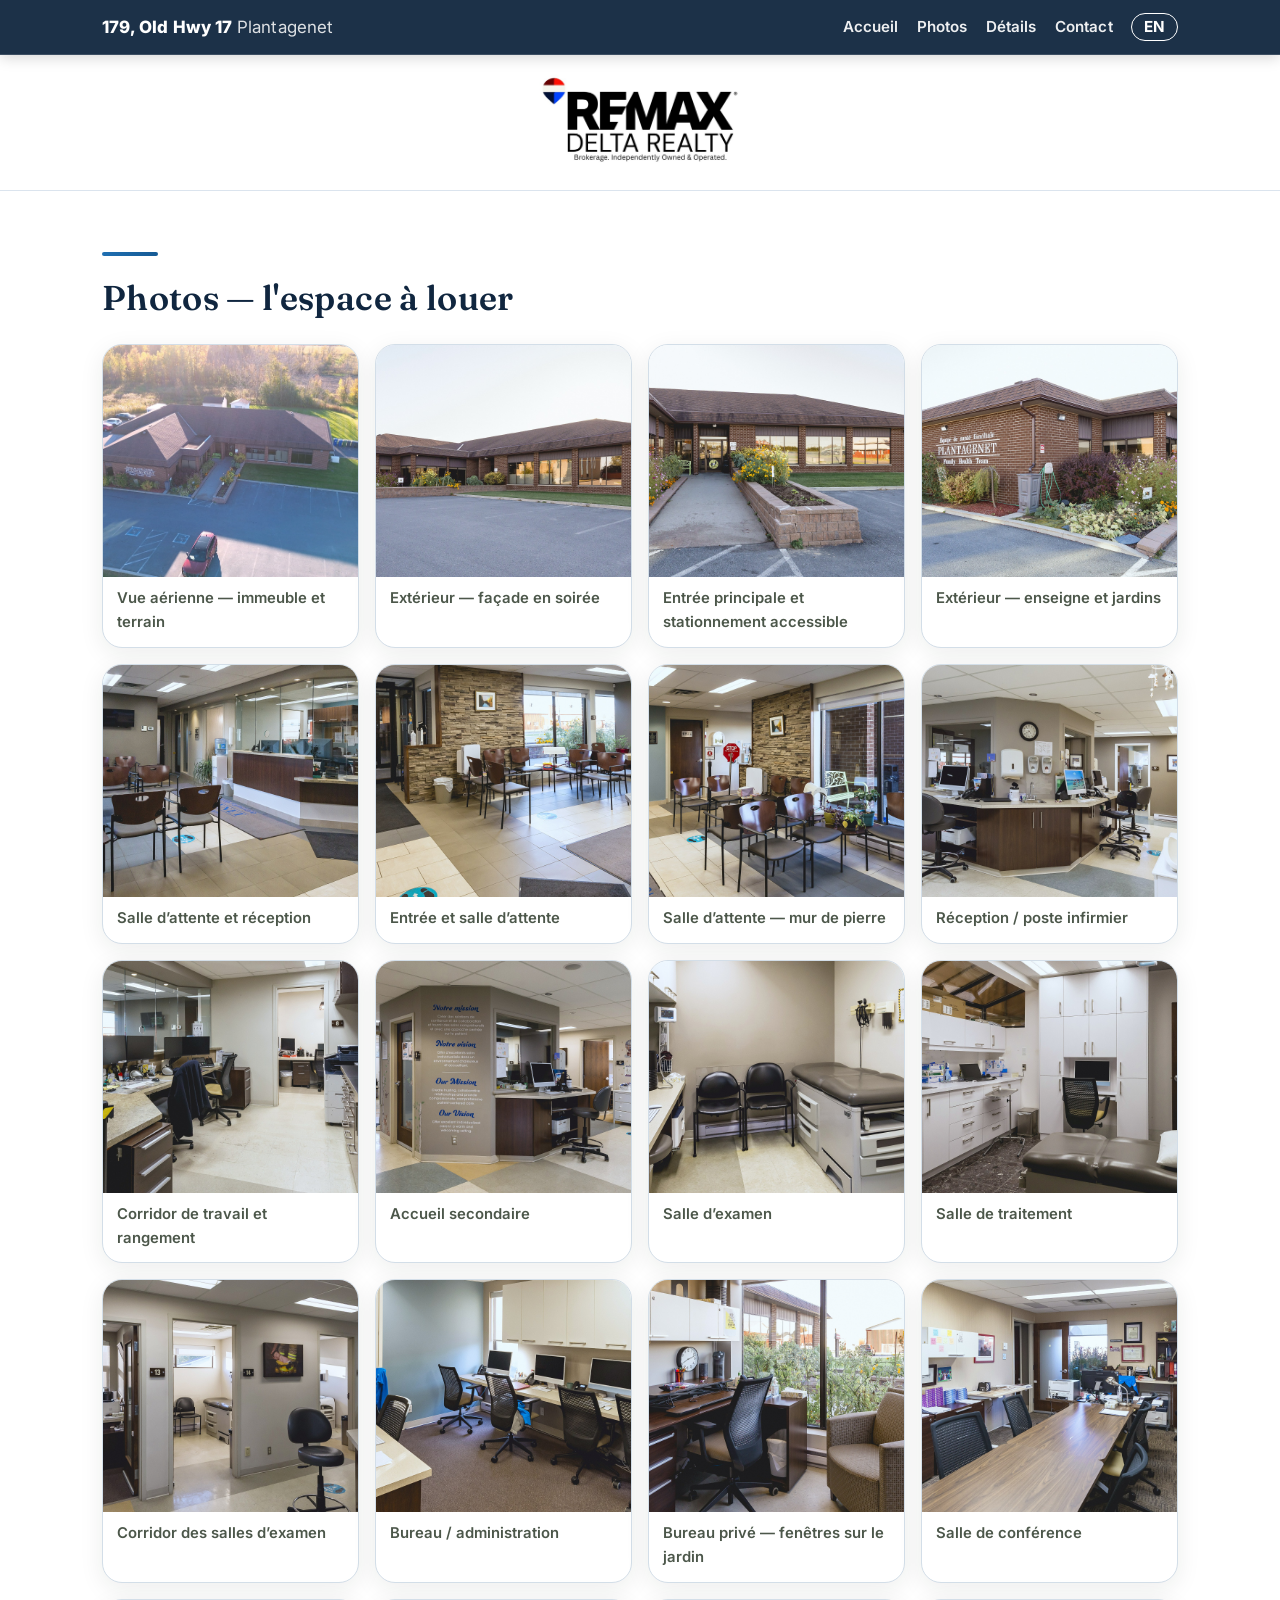
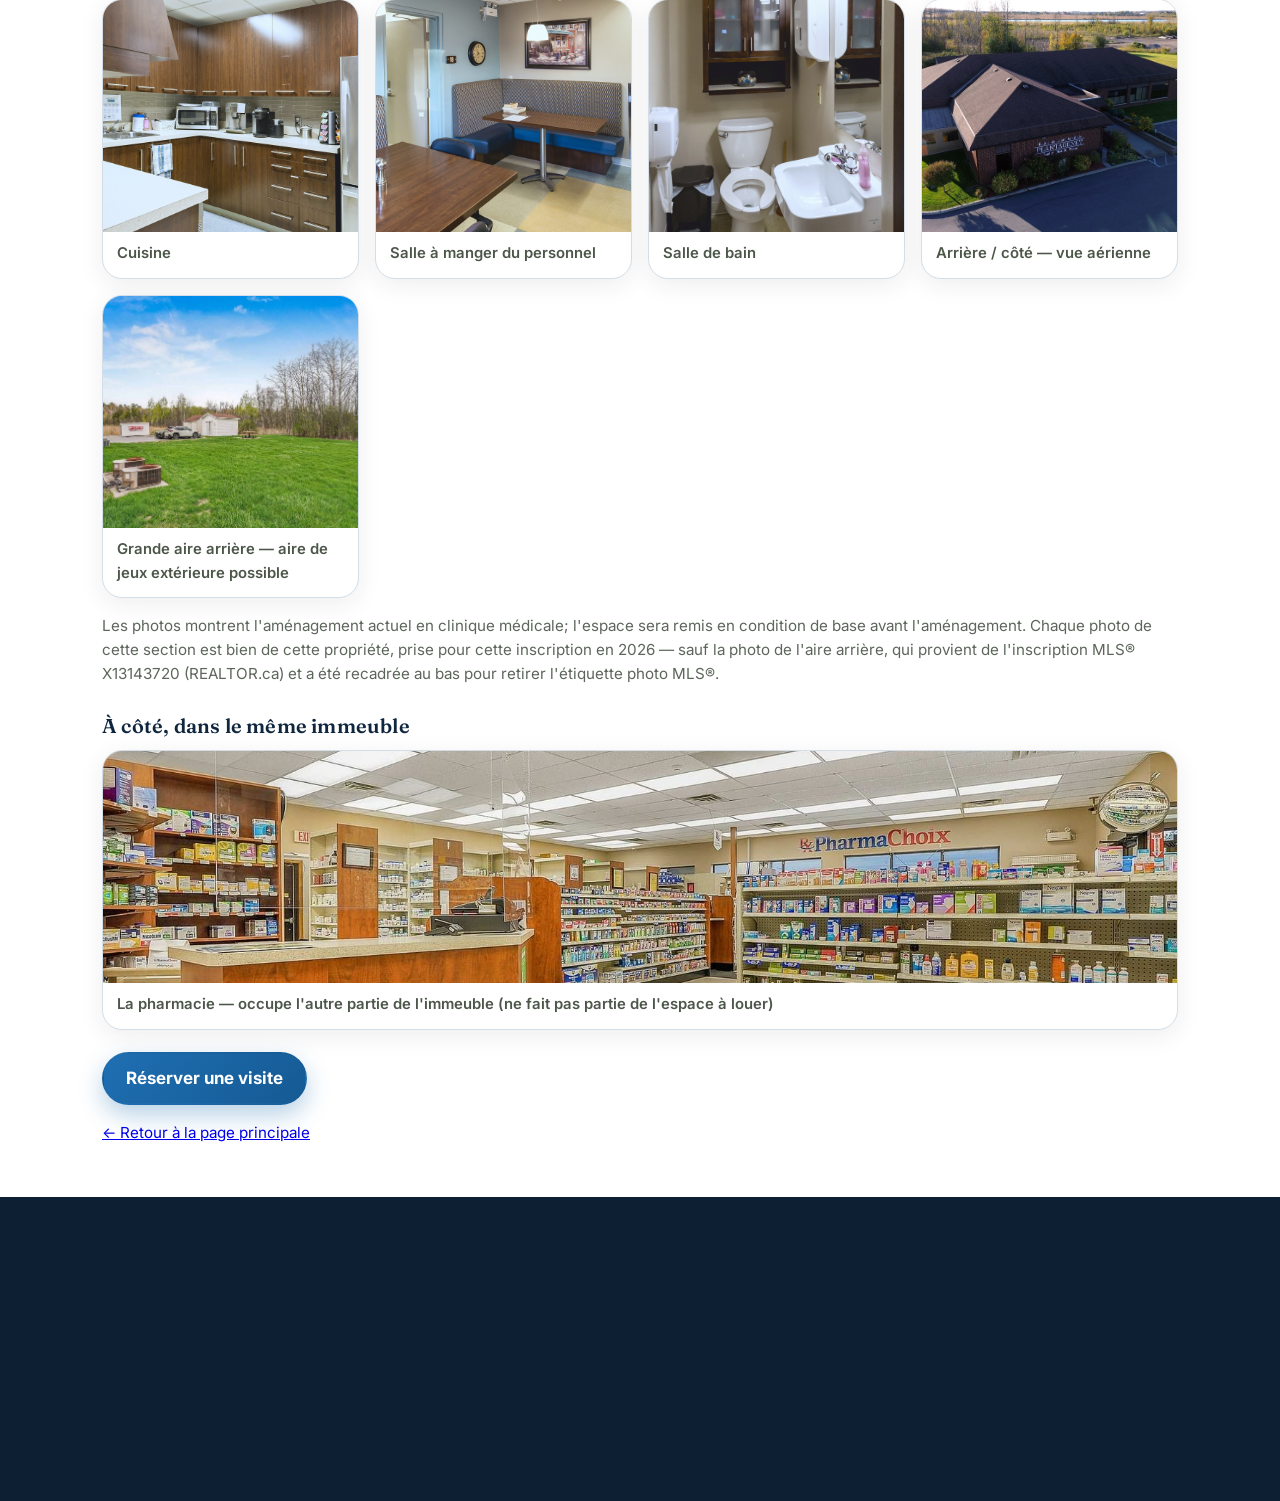
<file: fr/photos.html>
<!DOCTYPE html>
<html lang="fr">
<head>
<meta charset="UTF-8">
<meta name="viewport" content="width=device-width, initial-scale=1">
<title>Photos — 179, Old Highway 17, Plantagenet | Espace commercial à louer</title>
<meta name="description" content="4 005 pi² d'espace commercial à louer au 179, Old Highway 17, Alfred et Plantagenet, ON K0B 1L0. Disponible le 1er février 2027. 3 salles de bain, cuisine fonctionnelle, beaucoup de stationnement, grande aire arrière. Idéal pour garderie, bureau professionnel, entreprise médicale ou de services. Chantal Benoit 343-209-5833.">
<link rel="alternate" hreflang="en" href="../">
<link rel="preconnect" href="https://fonts.googleapis.com">
<link rel="preconnect" href="https://fonts.gstatic.com" crossorigin>
<link href="https://fonts.googleapis.com/css2?family=Fraunces:opsz,wght@9..144,500;9..144,600;9..144,700&family=Inter:wght@400;600;700;800&display=swap" rel="stylesheet">
<link rel="icon" href="../assets/favicon.svg" type="image/svg+xml">
<meta property="og:type" content="website">
<meta property="og:title" content="Espace commercial à louer — 179, Old Highway 17, Plantagenet, ON">
<meta property="og:description" content="4 005 pi² d'espace commercial à louer à Plantagenet, Ontario. Disponible le 1er février 2027. Loyer de base 21,50 $/pi² + TVH (bail triple net).">
<meta property="og:image" content="https://prescott-russell-sites.github.io/179-old-highway-17/assets/dan/hero-drone.jpg">
<meta property="og:url" content="https://prescott-russell-sites.github.io/179-old-highway-17/fr/photos.html">
<link rel="preload" as="image" href="../assets/dan/hero-drone.jpg">
<link rel="stylesheet" href="../assets/style.css">
</head>
<body>
<header class="topbar">
  <div class="wrap topbar-in">
    <a class="brand" href="#">179, Old Hwy 17 <span>Plantagenet</span></a>
    <nav>
      <a href="index.html">Accueil</a><a href="photos.html">Photos</a><a href="details.html">Détails</a><a href="index.html#contact">Contact</a>
      <a class="lang" href="../photos.html">EN</a>
    </nav>
  </div>
</header>
<div class="brandband"><img src="../assets/remax-delta-realty.png" alt="RE/MAX Delta Realty — Brokerage. Independently Owned & Operated." width="912" height="430"></div>

<main class="wrap">
  <section id="photos">
    <h2>Photos — l'espace à louer</h2>
    <div class="gallery">
      <figure><a href="../assets/dan/aerial.jpg"><img src="../assets/dan/aerial.jpg" alt="Vue aérienne de l’immeuble, du stationnement et du terrain"></a><figcaption>Vue aérienne — immeuble et terrain</figcaption></figure>
      <figure><a href="../assets/dan/front-evening.jpg"><img src="../assets/dan/front-evening.jpg" alt="Façade de l’immeuble en soirée"></a><figcaption>Extérieur — façade en soirée</figcaption></figure>
      <figure><a href="../assets/dan/front-entrance.jpg"><img src="../assets/dan/front-entrance.jpg" alt="Entrée principale et stationnement accessible"></a><figcaption>Entrée principale et stationnement accessible</figcaption></figure>
      <figure><a href="../assets/dan/front-sign.jpg"><img src="../assets/dan/front-sign.jpg" alt="Enseigne et jardins devant l’immeuble"></a><figcaption>Extérieur — enseigne et jardins</figcaption></figure>
      <figure><a href="../assets/dan/waiting-reception.jpg"><img src="../assets/dan/waiting-reception.jpg" alt="Salle d’attente et comptoir de réception vitré"></a><figcaption>Salle d’attente et réception</figcaption></figure>
      <figure><a href="../assets/dan/waiting-entrance.jpg"><img src="../assets/dan/waiting-entrance.jpg" alt="Entrée et salle d’attente"></a><figcaption>Entrée et salle d’attente</figcaption></figure>
      <figure><a href="../assets/dan/waiting-stone.jpg"><img src="../assets/dan/waiting-stone.jpg" alt="Salle d’attente avec mur de pierre décoratif"></a><figcaption>Salle d’attente — mur de pierre</figcaption></figure>
      <figure><a href="../assets/dan/nursing-station.jpg"><img src="../assets/dan/nursing-station.jpg" alt="Poste central d’accueil et de soins infirmiers"></a><figcaption>Réception / poste infirmier</figcaption></figure>
      <figure><a href="../assets/dan/nursing-corridor.jpg"><img src="../assets/dan/nursing-corridor.jpg" alt="Corridor de travail avec rangement intégré"></a><figcaption>Corridor de travail et rangement</figcaption></figure>
      <figure><a href="../assets/dan/reception-nook.jpg"><img src="../assets/dan/reception-nook.jpg" alt="Comptoir d’accueil secondaire"></a><figcaption>Accueil secondaire</figcaption></figure>
      <figure><a href="../assets/dan/exam-room.jpg"><img src="../assets/dan/exam-room.jpg" alt="Salle d’examen avec table d’examen et bureau"></a><figcaption>Salle d’examen</figcaption></figure>
      <figure><a href="../assets/dan/treatment-room.jpg"><img src="../assets/dan/treatment-room.jpg" alt="Salle de traitement avec armoires intégrées"></a><figcaption>Salle de traitement</figcaption></figure>
      <figure><a href="../assets/dan/hallway.jpg"><img src="../assets/dan/hallway.jpg" alt="Corridor menant aux salles d’examen"></a><figcaption>Corridor des salles d’examen</figcaption></figure>
      <figure><a href="../assets/dan/admin-office.jpg"><img src="../assets/dan/admin-office.jpg" alt="Bureau ouvert et postes de travail administratifs"></a><figcaption>Bureau / administration</figcaption></figure>
      <figure><a href="../assets/dan/office-garden.jpg"><img src="../assets/dan/office-garden.jpg" alt="Bureau privé avec fenêtres sur le jardin"></a><figcaption>Bureau privé — fenêtres sur le jardin</figcaption></figure>
      <figure><a href="../assets/dan/boardroom.jpg"><img src="../assets/dan/boardroom.jpg" alt="Salle de conférence et de réunion"></a><figcaption>Salle de conférence</figcaption></figure>
      <figure><a href="../assets/dan/kitchen.jpg"><img src="../assets/dan/kitchen.jpg" alt="Cuisine fonctionnelle avec armoires et réfrigérateur pleine grandeur"></a><figcaption>Cuisine</figcaption></figure>
      <figure><a href="../assets/dan/lunchroom.jpg"><img src="../assets/dan/lunchroom.jpg" alt="Salle à manger du personnel avec banquettes"></a><figcaption>Salle à manger du personnel</figcaption></figure>
      <figure><a href="../assets/dan/washroom.jpg"><img src="../assets/dan/washroom.jpg" alt="L’une des salles de bain"></a><figcaption>Salle de bain</figcaption></figure>
      <figure><a href="../assets/dan/rear-drone.jpg"><img src="../assets/dan/rear-drone.jpg" alt="Arrière et côté de l’immeuble vus du ciel"></a><figcaption>Arrière / côté — vue aérienne</figcaption></figure>
      <figure><a href="../assets/photos/rear-yard.jpg"><img src="../assets/photos/rear-yard.jpg" alt="Grande aire gazonnée derrière l’immeuble"></a><figcaption>Grande aire arrière — aire de jeux extérieure possible</figcaption></figure>
    </div>
    <p class="note">Les photos montrent l'aménagement actuel en clinique médicale; l'espace sera remis en condition de base avant l'aménagement. Chaque photo de cette section est bien de cette propriété, prise pour cette inscription en 2026 — sauf la photo de l'aire arrière, qui provient de l'inscription MLS® X13143720 (REALTOR.ca) et a été recadrée au bas pour retirer l'étiquette photo MLS®.</p>
    <h3>À côté, dans le même immeuble</h3>
    <div class="gallery">
      <figure><a href="../assets/photos/pharmacy-neighbour.jpg"><img src="../assets/photos/pharmacy-neighbour.jpg" alt="Intérieur de la pharmacie qui occupe l'autre partie de l'immeuble"></a><figcaption>La pharmacie — occupe l'autre partie de l'immeuble (ne fait pas partie de l'espace à louer)</figcaption></figure>
    </div>
  </section>
  <p style="margin:22px 0 6px"><a class="btn primary" href="index.html#contact">Réserver une visite</a></p>
  <p class="note"><a href="index.html">← Retour à la page principale</a></p>
</main>

<footer>
  <div class="wrap">
    <p class="broker"><img src="../assets/remax-delta-realty.png" alt="RE/MAX Delta Realty — Brokerage. Independently Owned & Operated." width="912" height="430"></p>
    <p>179, Old Highway 17, Alfred et Plantagenet, ON K0B 1L0 · Disponible le 1er février 2027 · 4 005 pi²</p>
    <p class="small">Les renseignements sont fournis à titre indicatif seulement et peuvent changer. Les usages permis sont assujettis à une vérification du zonage auprès du canton d'Alfred et Plantagenet. Plan d'étage : plan préliminaire daté du 31 mai 2011, pas à l'échelle.</p>
  </div>
</footer>

<div class="callbar">
  <a href="tel:+13432095833">Appeler Chantal</a><a href="#contact">Demande</a>
</div>
<script src="../assets/site.js"></script>
</body>
</html>
</file>
<file: assets/style.css>
:root{
  --green:#3f4f3a; --green2:#5c7050; --sage:#e9ede0; --sage2:#dde4cf;
  --cream:#faf6ec; --paper:#fffdf8; --navy:#1d3a5f; --ink:#2b332a;
  --accent:#c07a3e; --accent2:#a8642c; --red:#c1272d;
  --shadow:0 10px 30px rgba(43,51,42,.12); --radius:18px;
}
*{box-sizing:border-box}
html{scroll-behavior:smooth}
body{margin:0;font-family:system-ui,-apple-system,"Segoe UI",Roboto,Arial,sans-serif;color:var(--ink);background:var(--paper);line-height:1.6;font-size:17px}
h1,h2,h3{font-family:Georgia,"Times New Roman",serif;font-weight:600;color:var(--navy);letter-spacing:.01em}
.wrap{max-width:1120px;margin:0 auto;padding:0 22px}
img{max-width:100%}

/* Top bar */
.topbar{background:rgba(63,79,58,.97);color:#fff;position:sticky;top:0;z-index:20;box-shadow:0 2px 14px rgba(0,0,0,.18);backdrop-filter:blur(6px)}
.topbar-in{display:flex;justify-content:space-between;align-items:center;gap:16px;padding:13px 22px}
.brand{color:#fff;text-decoration:none;font-weight:800;font-size:1.06rem}
.brand span{font-weight:400;opacity:.85}
.topbar nav{display:flex;gap:18px;flex-wrap:wrap;align-items:center}
.topbar nav a{color:#fff;text-decoration:none;font-size:.95rem;opacity:.92}
.topbar nav a:hover{opacity:1;text-decoration:underline}
.topbar nav a.lang{border:1.5px solid #fff;border-radius:999px;padding:1px 12px;font-weight:700;opacity:1}

/* Hero */
.hero{background:linear-gradient(180deg,var(--cream),var(--paper));padding-bottom:36px}
.hero-img{width:100%;height:52vh;min-height:320px;object-fit:cover;display:block}
.hero-card{padding-top:26px;text-align:left}
.eyebrow{text-transform:uppercase;letter-spacing:.16em;color:var(--accent2);font-weight:800;margin:0;font-size:.85rem}
h1{font-size:clamp(2.2rem,5.4vw,3.5rem);line-height:1.04;margin:.18em 0 .25em}
h2{font-size:clamp(1.6rem,3.2vw,2.15rem);margin:1.8em 0 .55em;padding-bottom:.3em;border-bottom:3px solid var(--sage2)}
h3{font-size:1.25rem;margin:1.2em 0 .4em}
.addr{font-size:1.18rem;font-weight:600;color:var(--green)}
.badges{display:flex;gap:9px;flex-wrap:wrap;margin:16px 0}
.badges span{background:var(--green);color:#fff;border-radius:999px;padding:7px 15px;font-weight:600;font-size:.95rem;box-shadow:0 3px 10px rgba(63,79,58,.25)}
.cta-row{display:flex;gap:11px;flex-wrap:wrap;margin:18px 0}
.btn{display:inline-block;border:2px solid var(--green);color:var(--green);background:#fff;text-decoration:none;font-weight:700;border-radius:999px;padding:11px 22px;transition:transform .15s ease,background .15s ease,color .15s ease}
.btn:hover{transform:translateY(-1px);background:var(--sage)}
.btn.primary{background:var(--accent);border-color:var(--accent);color:#fff;box-shadow:0 6px 16px rgba(192,122,62,.35)}
.btn.primary:hover{background:var(--accent2)}
.note{color:#5c665a;font-size:.95rem}
.small{font-size:.88rem}

/* Cards and grids */
.grid{display:grid;grid-template-columns:repeat(auto-fit,minmax(235px,1fr));gap:15px}
.grid.two{grid-template-columns:repeat(auto-fit,minmax(290px,1fr))}
.card{background:linear-gradient(180deg,#fff,var(--cream));border:1px solid var(--sage2);border-radius:var(--radius);padding:18px 20px;box-shadow:var(--shadow)}
.card strong{display:block;font-size:1.1rem;color:var(--navy);margin-bottom:4px;font-family:Georgia,serif;font-weight:600}
.contact-card h3{margin:.1em 0}
.contact-card a{color:var(--navy);font-weight:700;text-decoration:none;font-size:1.05rem}
.contact-card a:hover{text-decoration:underline}

/* Gallery */
.gallery{display:grid;grid-template-columns:repeat(auto-fit,minmax(245px,1fr));gap:16px}
.gallery figure{margin:0;background:#fff;border-radius:var(--radius);overflow:hidden;box-shadow:var(--shadow);border:1px solid var(--sage2)}
.gallery img{width:100%;height:215px;object-fit:cover;display:block;transition:transform .35s ease}
.gallery figure:hover img{transform:scale(1.04)}
.gallery figcaption{font-size:.93rem;color:#4c574a;padding:10px 14px 12px;font-weight:600}

/* Concept section */
.concepts{background:linear-gradient(180deg,var(--sage),#f3f0e2);border-radius:24px;padding:8px 26px 26px;margin-top:44px;box-shadow:var(--shadow)}
.concept-tag{display:inline-block;background:var(--accent);color:#fff;font-size:.72rem;font-weight:800;letter-spacing:.12em;border-radius:999px;padding:3px 11px;margin-bottom:8px;text-transform:uppercase}
.gallery figure.concept figcaption{color:var(--accent2)}

/* Before/after compare sliders */
.compare-grid{display:grid;grid-template-columns:repeat(auto-fit,minmax(300px,1fr));gap:18px}
.compare-grid figure{margin:0;background:#fff;border-radius:var(--radius);overflow:hidden;box-shadow:var(--shadow);border:1px solid var(--sage2)}
.compare-grid figcaption{font-size:.93rem;color:var(--accent2);padding:10px 14px 12px;font-weight:600}
.compare{position:relative;aspect-ratio:3/2;overflow:hidden;--pos:50%}
.compare>img{position:absolute;inset:0;width:100%;height:100%;object-fit:cover}
.compare>img.cmp-top{clip-path:inset(0 0 0 var(--pos))}
.compare::after{content:"";position:absolute;top:0;bottom:0;left:var(--pos);width:3px;background:#fff;box-shadow:0 0 8px rgba(0,0,0,.4);transform:translateX(-50%)}
.cmp-label{position:absolute;top:10px;background:rgba(29,58,95,.82);color:#fff;font-size:.75rem;font-weight:800;letter-spacing:.06em;padding:3px 10px;border-radius:999px;text-transform:uppercase;z-index:2}
.cmp-label.left{left:10px}.cmp-label.right{right:10px;background:rgba(168,100,44,.9)}
.compare input[type=range]{position:absolute;left:0;right:0;bottom:8px;width:calc(100% - 24px);margin:0 12px;accent-color:var(--accent);z-index:3;cursor:ew-resize}

/* FAQ accordion */
#faq details{background:linear-gradient(180deg,#fff,var(--cream));border:1px solid var(--sage2);border-radius:14px;padding:14px 18px;margin:10px 0;box-shadow:0 4px 14px rgba(43,51,42,.07)}
#faq summary{font-weight:700;color:var(--navy);cursor:pointer;font-size:1.05rem}
#faq details p{margin:.5em 0 .2em}

/* Lightbox */
.lightbox{position:fixed;inset:0;background:rgba(20,26,20,.93);display:none;align-items:center;justify-content:center;z-index:60;flex-direction:column}
.lightbox.open{display:flex}
.lightbox img{max-width:94vw;max-height:82vh;border-radius:12px;box-shadow:0 20px 60px rgba(0,0,0,.5)}
.lightbox .lb-cap{color:#fff;margin-top:12px;font-size:.98rem;text-align:center;padding:0 16px}
.lightbox button{position:absolute;background:rgba(255,255,255,.14);color:#fff;border:0;border-radius:999px;width:46px;height:46px;font-size:1.3rem;cursor:pointer}
.lightbox button:hover{background:rgba(255,255,255,.3)}
.lb-close{top:16px;right:16px}.lb-prev{left:14px;top:50%}.lb-next{right:14px;top:50%}

/* Floor plan, uses, map, form */
.plan{width:100%;border:1px solid #d8dcc9;border-radius:var(--radius);background:#fff;box-shadow:var(--shadow)}
.uses{list-style:none;padding:0}
.uses li{margin:.55em 0;font-size:1.06rem;background:var(--cream);border-left:5px solid var(--accent);border-radius:10px;padding:10px 16px}
.map{width:100%;height:370px;border:0;border-radius:var(--radius);box-shadow:var(--shadow)}
.form{display:grid;gap:13px;margin-top:24px;background:linear-gradient(180deg,#fff,var(--cream));border:1px solid var(--sage2);padding:24px;border-radius:var(--radius);box-shadow:var(--shadow)}
.form label{display:grid;gap:5px;font-weight:600}
.form input,.form textarea{font:inherit;padding:11px 13px;border:1px solid #bfc7b2;border-radius:10px;width:100%;background:#fff}
.form input:focus,.form textarea:focus{outline:2px solid var(--green2);outline-offset:1px}
.form button{justify-self:start;cursor:pointer;font:inherit}

/* Footer and mobile call bar */
footer{background:var(--green);color:#fff;margin-top:52px;padding:28px 0 96px}
footer .small{opacity:.85}
.callbar{position:fixed;left:0;right:0;bottom:0;background:rgba(255,253,248,.97);border-top:1px solid #ddd;display:none;z-index:30;box-shadow:0 -4px 16px rgba(0,0,0,.08)}
.callbar a{flex:1;text-align:center;padding:14px 4px;font-weight:800;color:var(--green);text-decoration:none;border-right:1px solid #eee}
@media(max-width:700px){.callbar{display:flex}.topbar nav a:not(.lang){display:none}.concepts{padding:8px 16px 20px}}
@media (prefers-reduced-motion: reduce){*{transition:none!important;scroll-behavior:auto}}

.tour-video{width:100%;border-radius:var(--radius);box-shadow:var(--shadow);background:#000;display:block}

/* ===== v7 modern refresh (Oct 27, 2026) ===== */
:root{--shadow:0 6px 24px rgba(29,42,29,.08);--shadow-lg:0 24px 60px rgba(29,42,29,.16);--radius:20px}
body{font-family:"Inter",system-ui,-apple-system,"Segoe UI",Roboto,Arial,sans-serif;-webkit-font-smoothing:antialiased;text-rendering:optimizeLegibility}
h1,h2,h3,.card strong{font-family:"Fraunces",Georgia,"Times New Roman",serif}
::selection{background:var(--sage2)}
.topbar{background:rgba(46,61,42,.92);backdrop-filter:blur(12px);border-bottom:1px solid rgba(255,255,255,.14)}
.brand{letter-spacing:.01em}
.topbar nav a{font-weight:600;letter-spacing:.01em}
.hero{padding-bottom:0}
.hero-img{height:60vh;min-height:360px;filter:saturate(1.06)}
.hero-card{background:var(--paper);border:1px solid var(--sage2);border-radius:26px;box-shadow:var(--shadow-lg);padding:34px 38px 30px;margin-top:-76px;position:relative;z-index:2}
.eyebrow{font-size:.8rem;letter-spacing:.2em}
h1{letter-spacing:-.01em}
h2{border-bottom:none;padding-bottom:0}
h2::before{content:"";display:block;width:56px;height:4px;border-radius:99px;background:linear-gradient(90deg,var(--accent),var(--accent2));margin-bottom:14px}
.badges span{background:var(--sage);color:var(--green);border:1px solid var(--sage2);box-shadow:none;font-weight:700}
.badges span:nth-child(3){background:var(--green);color:#fff;border-color:var(--green)}
.btn{border-color:#cfd6c2;color:var(--green);box-shadow:0 2px 8px rgba(29,42,29,.06)}
.btn:hover{background:var(--sage);box-shadow:0 8px 20px rgba(29,42,29,.12)}
.btn.primary{background:linear-gradient(135deg,var(--accent),var(--accent2));border-color:transparent;box-shadow:0 10px 24px rgba(192,122,62,.35)}
.btn.primary:hover{filter:brightness(1.06);background:linear-gradient(135deg,var(--accent),var(--accent2))}
.card{background:#fff;transition:transform .25s ease,box-shadow .25s ease}
.card:hover{transform:translateY(-3px);box-shadow:var(--shadow-lg)}
.gallery figure{border-radius:20px}
.gallery img{height:232px}
#faq details{border-radius:16px;box-shadow:0 2px 10px rgba(43,51,42,.05)}
#faq summary{list-style:none;display:flex;justify-content:space-between;align-items:center;gap:12px}
#faq summary::-webkit-details-marker{display:none}
#faq summary::after{content:"▾";color:var(--accent2);font-size:1.15rem;transition:transform .25s ease;flex:none}
#faq details[open ] summary::after{transform:rotate(180deg)}
.form{border-radius:20px}
.form input,.form textarea{border-radius:12px;border-color:#ccd3bf}
.form input:focus,.form textarea:focus{outline:2px solid var(--accent);outline-offset:1px;border-color:var(--accent)}
.uses li{border-radius:12px;box-shadow:0 2px 8px rgba(43,51,42,.05)}
.concepts{border-radius:26px}
.tour-video{border-radius:20px}
footer{background:var(--navy)}
.reveal{opacity:0;transform:translateY(16px);transition:opacity .6s ease,transform .6s ease}
.reveal.in{opacity:1;transform:none}
@media(max-width:700px){.hero-card{padding:24px 20px 20px;margin-top:-44px;border-radius:20px}.hero-img{height:44vh;min-height:260px}}
@media (prefers-reduced-motion: reduce){.reveal{opacity:1;transform:none}}

/* ===== v9 palette: modern corporate blue/white (Oct 28, 2026) ===== */
:root{
  --green:#17456e; --green2:#2c6ea8; --sage:#e9eff5; --sage2:#d3dee8;
  --cream:#f2f6fa; --paper:#ffffff; --navy:#10263f; --ink:#22303c;
  --accent:#1f6fb2; --accent2:#155a94;
}
body{background:var(--paper)}
.topbar{background:rgba(16,38,63,.95)}
.badges span{background:var(--sage);color:var(--green);border-color:var(--sage2)}
.badges span:nth-child(3){background:var(--green);color:#fff;border-color:var(--green)}
.btn{border-color:#c3d2df}
.btn.primary{background:linear-gradient(135deg,var(--accent),var(--accent2));box-shadow:0 10px 24px rgba(31,111,178,.32)}
.card{background:#fff;border-color:var(--sage2)}
#faq details{background:#fff}
.form{background:#fff}
.uses li{background:var(--cream)}
.concepts{background:linear-gradient(180deg,#e9eff5,#f4f8fb)}
.cmp-label.right{background:rgba(31,111,178,.92)}
footer{background:#0d1f33}
.callbar a{color:var(--green)}
.feature-photo{margin:0;border-radius:var(--radius);overflow:hidden;box-shadow:var(--shadow);border:1px solid var(--sage2)}
.feature-photo img{width:100%;height:100%;min-height:240px;object-fit:cover;display:block}

/* ===== v10 final pass (Oct 28, 2026) ===== */
.leasebar{background:linear-gradient(90deg,var(--accent),var(--accent2));color:#fff;text-align:center;padding:9px 16px;font-weight:600;font-size:.98rem}
.leasebar a{color:#fff;font-weight:800;text-decoration:underline}

/* ===== v11 brokerage logo (Oct 28, 2026) ===== */
footer .broker{margin:0 0 14px;text-align:center}
footer .broker img{height:52px;width:auto;box-sizing:border-box;background:#fff;border-radius:10px;padding:7px 14px;box-shadow:0 2px 10px rgba(0,0,0,.18)}

/* ===== v12 top brand band (Oct 29, 2026) ===== */
.brandband{background:#fff;border-bottom:1px solid #dbe4ee;text-align:center;padding:16px 16px 12px}
.brandband img{height:98px;width:auto;max-width:86vw}
@media (max-width:640px){.brandband img{height:66px}}
</file>
